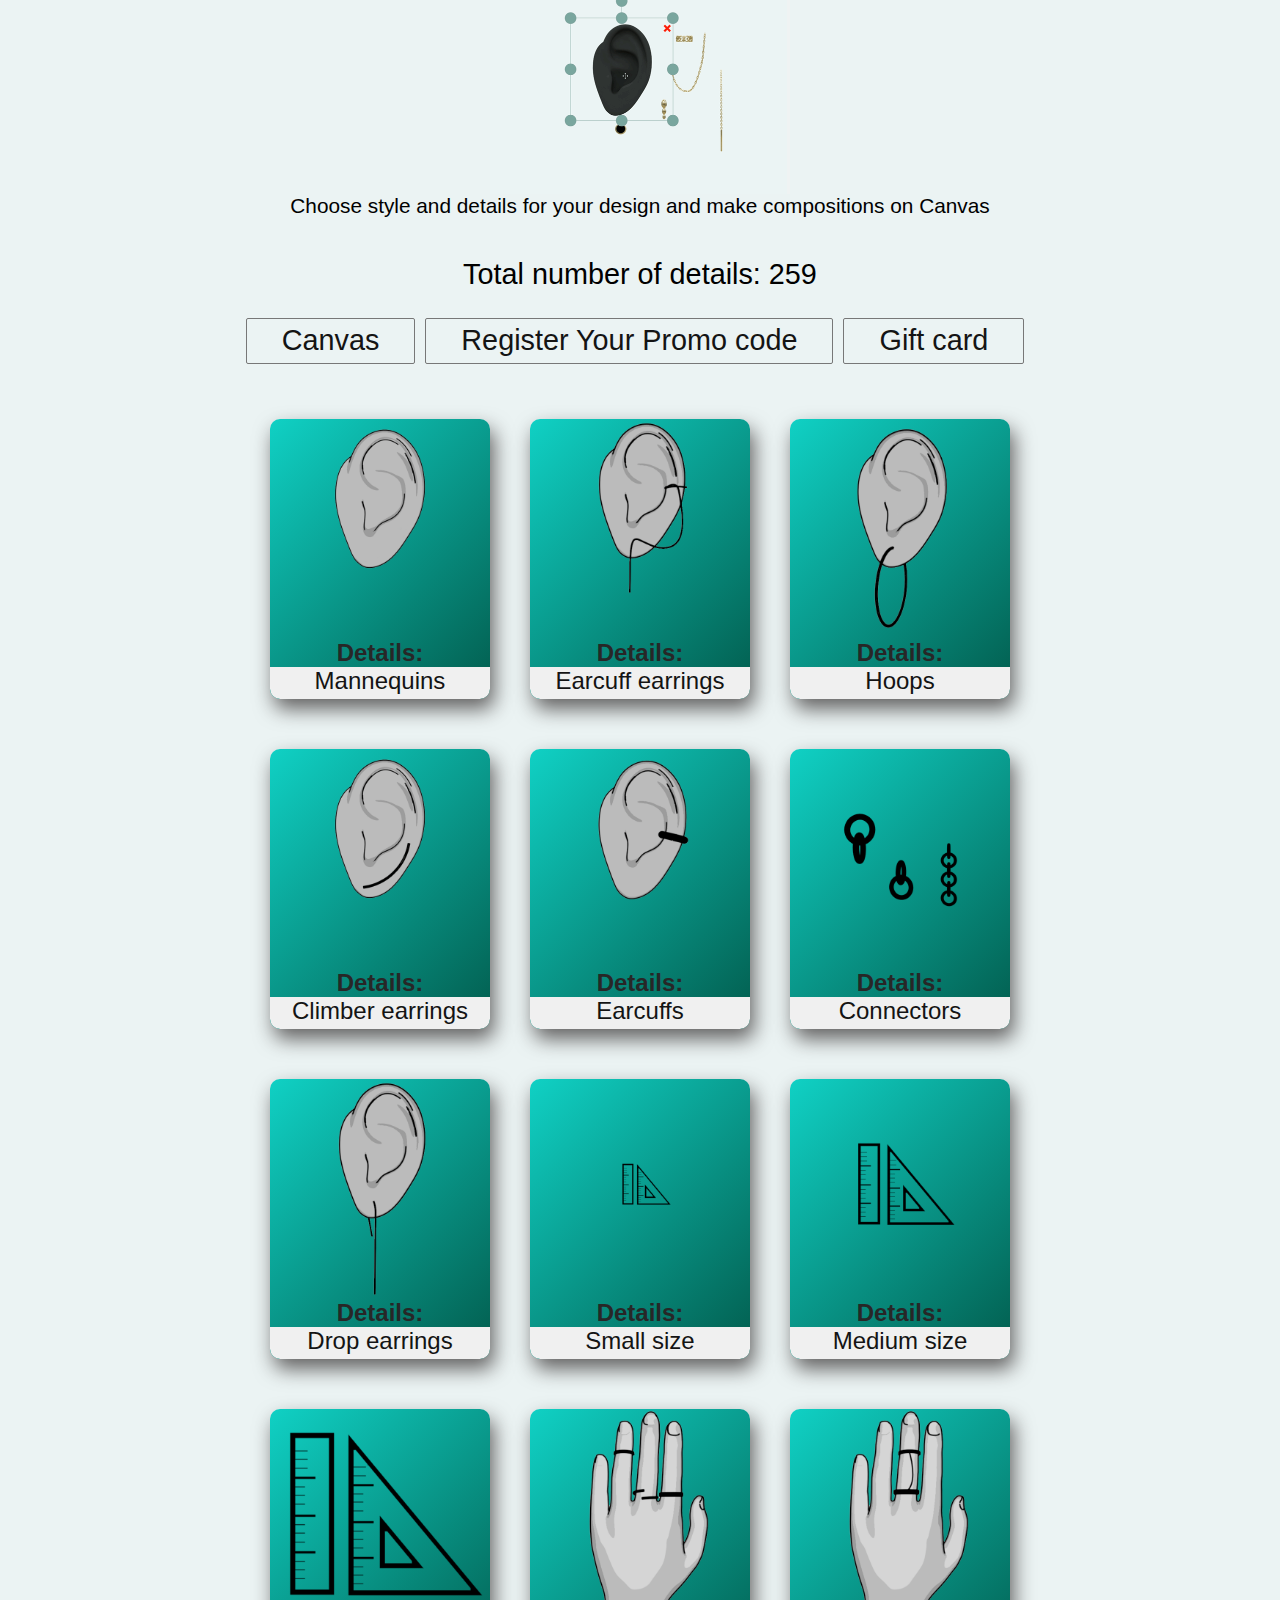
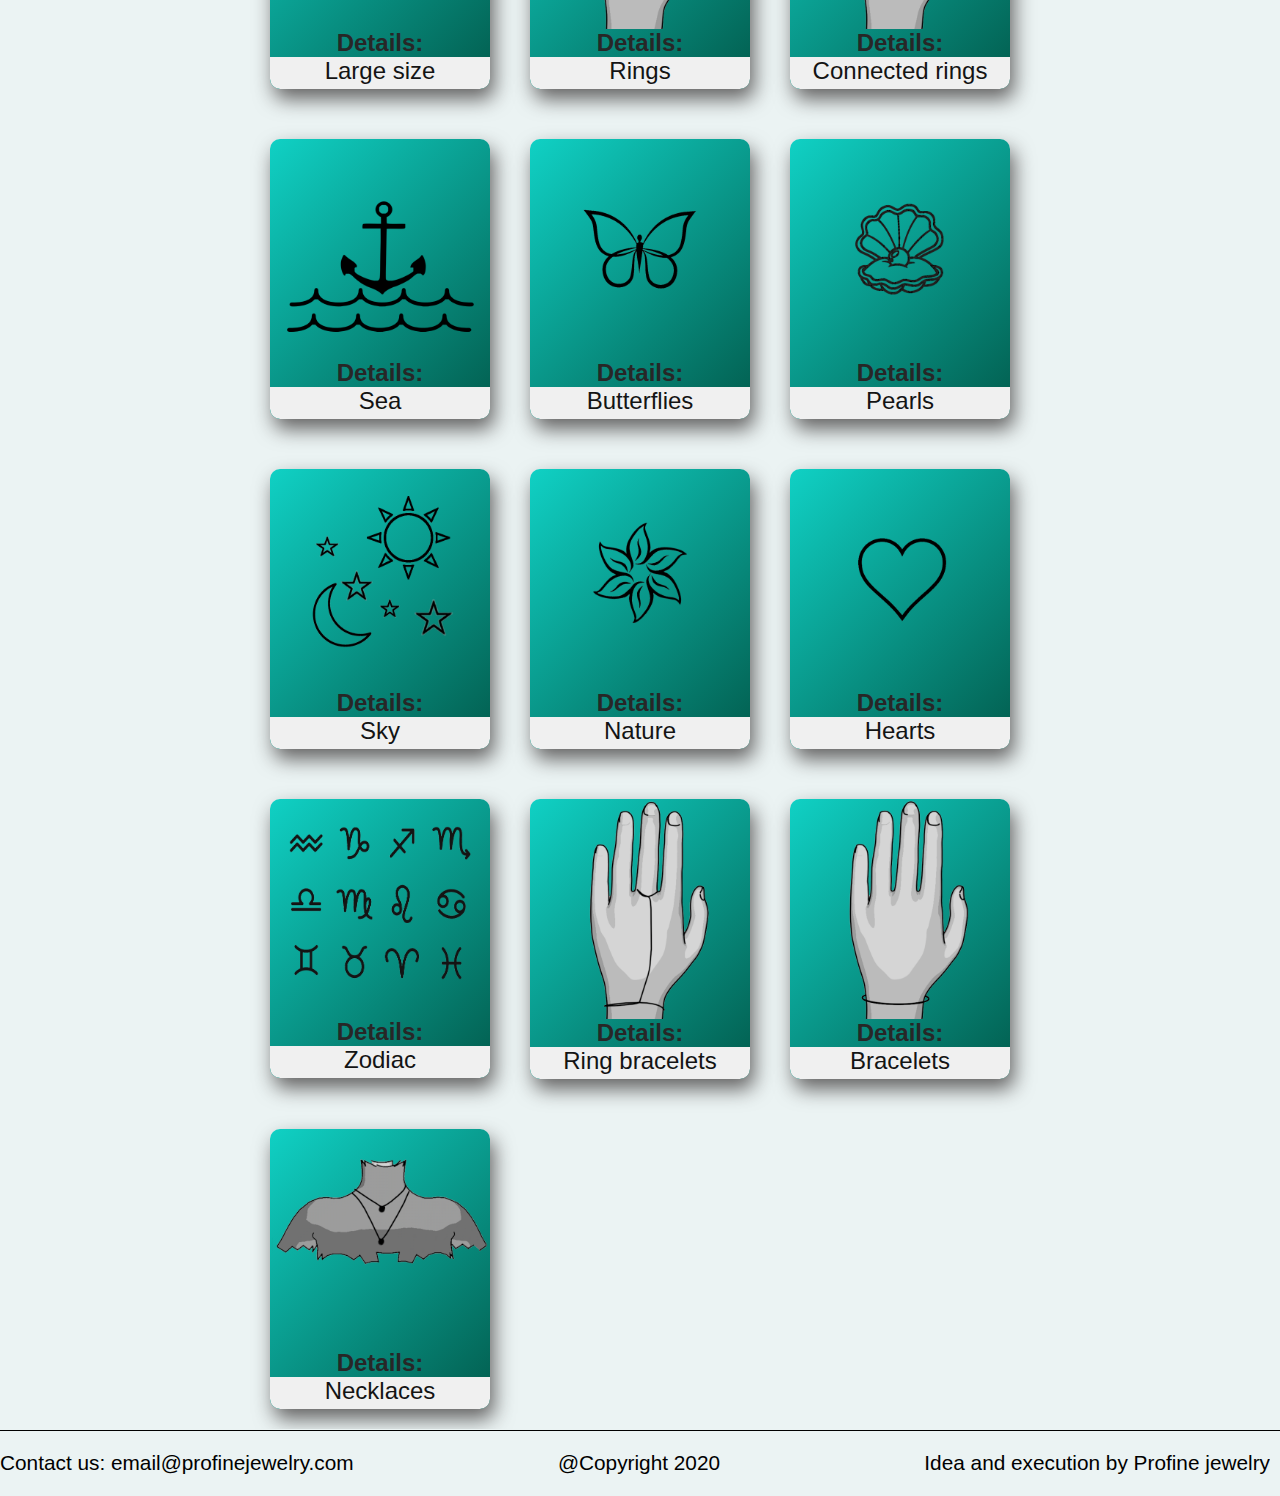
<file: index.html>
<!DOCTYPE html>
<html lang="en">

<head>
  <meta charset="UTF-8">
  <meta name="viewport" content="width=device-width, initial-scale=1.0">

  <title>Profine</title>
  <link rel="shortcut icon" type="image/png" href="image/logo1.png">

  <link rel="stylesheet" href="searchpage.css">


</head>


<body>







  <div class="doodle">
    <img class="doodlegif" src="image/tutor.gif" alt="">
  </div>

  <div class="searchwrapper">
    <div class="searchbar" id="searchbar">
    </div>

    <div id="results"></div>


    <div class="button-wrapper">


      <button id="stylebutton" class="stylebutton">Home</button>

      <a href="newindex.html" class="calltodesign" id="calltodesignlink">Canvas</a>
      <a href="promocode.html" class="promo" id="">Register Your Promo code</a>
      <a href="giftcard.html" class="promo" id="">Gift card</a>

    </div>

  </div>


  <div id="general1">



  </div>









  <div class="contactdetails">
    <p> Contact us: email@profinejewelry.com </p>
    <p> @Copyright 2020</p>
    <p> Idea and execution by Profine jewelry </p>



  </div>





  <script src="jquery.js"></script>



  <script src="newjson.js"></script>




</body>

</html>
</file>
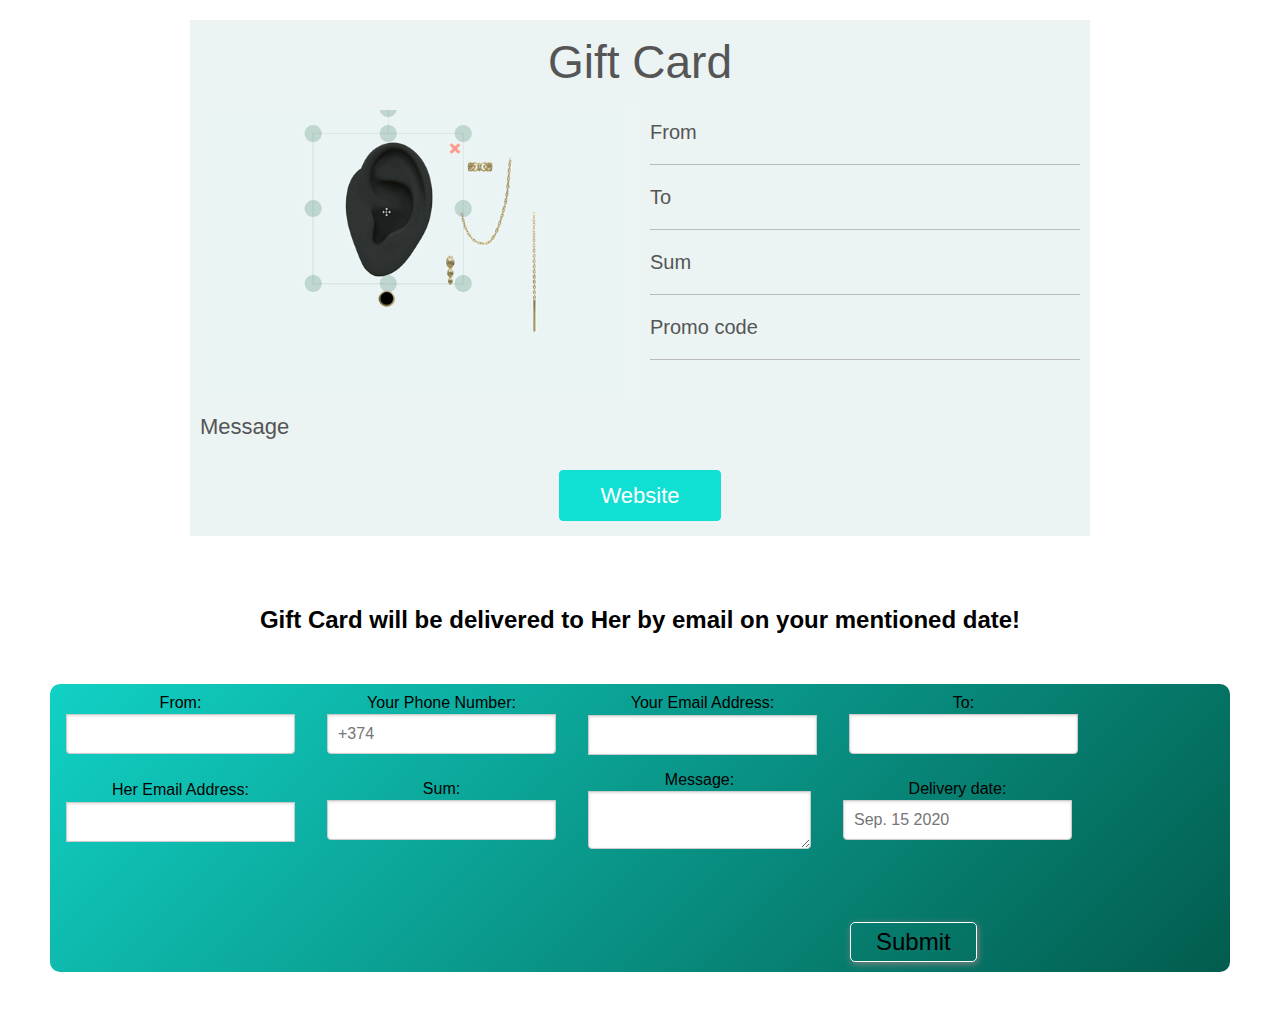
<file: giftcard.html>
<html xmlns="http://www.w3.org/1999/xhtml" xmlns:o="urn:schemas-microsoft-com:office:office"
    xmlns:v="urn:schemas-microsoft-com:vml">

<head>
    <!--[if gte mso 9]><xml><o:OfficeDocumentSettings><o:AllowPNG/><o:PixelsPerInch>96</o:PixelsPerInch></o:OfficeDocumentSettings></xml><![endif]-->
    <meta content="text/html; charset=utf-8" http-equiv="Content-Type">
    <meta content="width=device-width" name="viewport">
    <!--[if !mso]><!-->
    <meta content="IE=edge" http-equiv="X-UA-Compatible">
    <link rel="shortcut icon" type="image/png" href="image/logo1.png">
    <!--<![endif]-->
    <title>Gift Card</title>
    <!--[if !mso]><!-->
    <!--<![endif]-->
    <style type="text/css">
        body {
            margin: 0;
            padding: 0;
        }

        table,
        td,
        tr {
            vertical-align: top;
            border-collapse: collapse;
        }

        * {
            line-height: inherit;
        }

        a[x-apple-data-detectors=true] {
            color: inherit !important;
            text-decoration: none !important;
        }
    </style>
    <style id="media-query" type="text/css">
        @media (max-width: 920px) {

            .block-grid,
            .col {
                min-width: 320px !important;
                max-width: 100% !important;
                display: block !important;
            }

            .block-grid {
                width: 100% !important;
            }

            .col {
                width: 100% !important;
            }

            .col>div {
                margin: 0 auto;
            }

            img.fullwidth,
            img.fullwidthOnMobile {
                max-width: 100% !important;
            }

            .no-stack .col {
                min-width: 0 !important;
                display: table-cell !important;
            }

            .no-stack.two-up .col {
                width: 50% !important;
            }

            .no-stack .col.num4 {
                width: 33% !important;
            }

            .no-stack .col.num8 {
                width: 66% !important;
            }

            .no-stack .col.num4 {
                width: 33% !important;
            }

            .no-stack .col.num3 {
                width: 25% !important;
            }

            .no-stack .col.num6 {
                width: 50% !important;
            }

            .no-stack .col.num9 {
                width: 75% !important;
            }

            .video-block {
                max-width: none !important;
            }

            .mobile_hide {
                min-height: 0px;
                max-height: 0px;
                max-width: 0px;
                display: none;
                overflow: hidden;
                font-size: 0px;
            }

            .desktop_hide {
                display: block !important;
                max-height: none !important;
            }
        }
    </style>
</head>

<body class="clean-body"
    style="margin: 20px 0px 0px 0px ; padding: 0; -webkit-text-size-adjust: 100%; background-color: transparent;">
    <!--[if IE]><div class="ie-browser"><![endif]-->
    <table bgcolor="transparent" cellpadding="0" cellspacing="0" class="nl-container" role="presentation"
        style="table-layout: fixed; vertical-align: top; min-width: 320px; Margin: 0 auto; border-spacing: 0; border-collapse: collapse; mso-table-lspace: 0pt; mso-table-rspace: 0pt; background-color: transparent; width: 100%;"
        valign="top" width="100%">
        <tbody>
            <tr style="vertical-align: top;" valign="top">
                <td style="word-break: break-word; vertical-align: top;" valign="top">
                    <!--[if (mso)|(IE)]><table width="100%" cellpadding="0" cellspacing="0" border="0"><tr><td align="center" style="background-color:transparent"><![endif]-->
                    <div style="background-color:transparent;">
                        <div class="block-grid"
                            style="Margin: 0 auto; min-width: 320px; max-width: 900px; overflow-wrap: break-word; word-wrap: break-word; word-break: break-word; background-color: #ebf3f3;">
                            <div style="border-collapse: collapse;display: table;width: 100%;background-color:#ebf3f3;">
                                <!--[if (mso)|(IE)]><table width="100%" cellpadding="0" cellspacing="0" border="0" style="background-color:transparent;"><tr><td align="center"><table cellpadding="0" cellspacing="0" border="0" style="width:900px"><tr class="layout-full-width" style="background-color:#ebf3f3"><![endif]-->
                                <!--[if (mso)|(IE)]><td align="center" width="900" style="background-color:#ebf3f3;width:900px; border-top: 0px solid transparent; border-left: 0px solid transparent; border-bottom: 0px solid transparent; border-right: 0px solid transparent;" valign="top"><table width="100%" cellpadding="0" cellspacing="0" border="0"><tr><td style="padding-right: 0px; padding-left: 0px; padding-top:5px; padding-bottom:5px;"><![endif]-->
                                <div class="col num12"
                                    style="min-width: 320px; max-width: 900px; display: table-cell; vertical-align: top; width: 900px;">
                                    <div style="width:100% !important;">
                                        <!--[if (!mso)&(!IE)]><!-->
                                        <div
                                            style="border-top:0px solid transparent; border-left:0px solid transparent; border-bottom:0px solid transparent; border-right:0px solid transparent; padding-top:5px; padding-bottom:5px; padding-right: 0px; padding-left: 0px;">
                                            <!--<![endif]-->
                                            <!--[if mso]><table width="100%" cellpadding="0" cellspacing="0" border="0"><tr><td style="padding-right: 10px; padding-left: 10px; padding-top: 10px; padding-bottom: 10px; font-family: Arial, sans-serif"><![endif]-->
                                            <div
                                                style="color:#555555;font-family:Arial, Helvetica Neue, Helvetica, sans-serif;line-height:1.2;padding-top:10px;padding-right:10px;padding-bottom:10px;padding-left:10px;">
                                                <div
                                                    style="line-height: 1.2; font-size: 12px; color: #555555; font-family: Arial, Helvetica Neue, Helvetica, sans-serif; mso-line-height-alt: 14px;">
                                                    <p
                                                        style="font-size: 46px; line-height: 1.2; word-break: break-word; text-align: center; mso-line-height-alt: 55px; margin: 0;">
                                                        <span style="font-size: 46px;">Gift Card</span></p>
                                                </div>
                                            </div>
                                            <!--[if mso]></td></tr></table><![endif]-->
                                            <!--[if (!mso)&(!IE)]><!-->
                                        </div>
                                        <!--<![endif]-->
                                    </div>
                                </div>
                                <!--[if (mso)|(IE)]></td></tr></table><![endif]-->
                                <!--[if (mso)|(IE)]></td></tr></table></td></tr></table><![endif]-->
                            </div>
                        </div>
                    </div>
                    <div style="background-color:transparent;">
                        <div class="block-grid two-up"
                            style="Margin: 0 auto; min-width: 320px; max-width: 900px; overflow-wrap: break-word; word-wrap: break-word; word-break: break-word; background-color: #ebf3f3;">
                            <div style="border-collapse: collapse;display: table;width: 100%;background-color:#ebf3f3;">
                                <!--[if (mso)|(IE)]><table width="100%" cellpadding="0" cellspacing="0" border="0" style="background-color:transparent;"><tr><td align="center"><table cellpadding="0" cellspacing="0" border="0" style="width:900px"><tr class="layout-full-width" style="background-color:#ebf3f3"><![endif]-->
                                <!--[if (mso)|(IE)]><td align="center" width="450" style="background-color:#ebf3f3;width:450px; border-top: 0px solid #26FCB2; border-left: 0px solid #26FCB2; border-bottom: 0px solid #26FCB2; border-right: 0px solid #26FCB2;" valign="top"><table width="100%" cellpadding="0" cellspacing="0" border="0"><tr><td style="padding-right: 5px; padding-left: 5px; padding-top:5px; padding-bottom:5px;"><![endif]-->
                                <div class="col num6"
                                    style="min-width: 320px; max-width: 450px; display: table-cell; vertical-align: top; width: 450px;">
                                    <div style="width:100% !important;">
                                        <!--[if (!mso)&(!IE)]><!-->
                                        <div
                                            style="border-top:0px solid #26FCB2; border-left:0px solid #26FCB2; border-bottom:0px solid #26FCB2; border-right:0px solid #26FCB2; padding-top:5px; padding-bottom:5px; padding-right: 5px; padding-left: 5px;">
                                            <!--<![endif]-->
                                            <div align="center" class="img-container center fixedwidth"
                                                style="padding-right: 0px;padding-left: 0px;">
                                                <!--[if mso]><table width="100%" cellpadding="0" cellspacing="0" border="0"><tr style="line-height:0px"><td style="padding-right: 0px;padding-left: 0px;" align="center"><![endif]--><img
                                                    align="center" alt="Alternate text" border="0"
                                                    class="center fixedwidth" src="image/tutor.gif"
                                                    style="text-decoration: none; -ms-interpolation-mode: bicubic; height: auto; border: 0; width: 100%; max-width: 440px; display: block;"
                                                    title="Alternate text" width="440">
                                                <!--[if mso]></td></tr></table><![endif]-->
                                            </div>
                                            <!--[if (!mso)&(!IE)]><!-->
                                        </div>
                                        <!--<![endif]-->
                                    </div>
                                </div>
                                <!--[if (mso)|(IE)]></td></tr></table><![endif]-->
                                <!--[if (mso)|(IE)]></td><td align="center" width="450" style="background-color:#ebf3f3;width:450px; border-top: 0px solid transparent; border-left: 0px solid transparent; border-bottom: 0px solid transparent; border-right: 0px solid transparent;" valign="top"><table width="100%" cellpadding="0" cellspacing="0" border="0"><tr><td style="padding-right: 0px; padding-left: 0px; padding-top:5px; padding-bottom:5px;"><![endif]-->
                                <div class="col num6"
                                    style="min-width: 320px; max-width: 450px; display: table-cell; vertical-align: top; width: 450px;">
                                    <div style="width:100% !important;">
                                        <!--[if (!mso)&(!IE)]><!-->
                                        <div
                                            style="border-top:0px solid transparent; border-left:0px solid transparent; border-bottom:0px solid transparent; border-right:0px solid transparent; padding-top:5px; padding-bottom:5px; padding-right: 0px; padding-left: 0px;">
                                            <!--<![endif]-->
                                            <!--[if mso]><table width="100%" cellpadding="0" cellspacing="0" border="0"><tr><td style="padding-right: 10px; padding-left: 10px; padding-top: 10px; padding-bottom: 10px; font-family: Arial, sans-serif"><![endif]-->
                                            <div
                                                style="color:#555555;font-family:Arial, Helvetica Neue, Helvetica, sans-serif;line-height:1.2;padding-top:10px;padding-right:10px;padding-bottom:10px;padding-left:10px;">
                                                <div
                                                    style="line-height: 1.2; font-size: 12px; color: #555555; font-family: Arial, Helvetica Neue, Helvetica, sans-serif; mso-line-height-alt: 14px;">
                                                    <p id="from"
                                                        style="font-size: 20px; line-height: 1.2; word-break: break-word; mso-line-height-alt: 24px; margin: 0;">
                                                        <span style="font-size: 20px;">From&nbsp;</span> &nbsp; &nbsp;
                                                    </p>
                                                </div>
                                            </div>
                                            <!--[if mso]></td></tr></table><![endif]-->
                                            <table border="0" cellpadding="0" cellspacing="0" class="divider"
                                                role="presentation"
                                                style="table-layout: fixed; vertical-align: top; border-spacing: 0; border-collapse: collapse; mso-table-lspace: 0pt; mso-table-rspace: 0pt; min-width: 100%; -ms-text-size-adjust: 100%; -webkit-text-size-adjust: 100%;"
                                                valign="top" width="100%">
                                                <tbody>
                                                    <tr style="vertical-align: top;" valign="top">
                                                        <td class="divider_inner"
                                                            style="word-break: break-word; vertical-align: top; min-width: 100%; -ms-text-size-adjust: 100%; -webkit-text-size-adjust: 100%; padding-top: 10px; padding-right: 10px; padding-bottom: 10px; padding-left: 10px;"
                                                            valign="top">
                                                            <table align="center" border="0" cellpadding="0"
                                                                cellspacing="0" class="divider_content"
                                                                role="presentation"
                                                                style="table-layout: fixed; vertical-align: top; border-spacing: 0; border-collapse: collapse; mso-table-lspace: 0pt; mso-table-rspace: 0pt; border-top: 1px solid #BBBBBB; width: 100%;"
                                                                valign="top" width="100%">
                                                                <tbody>
                                                                    <tr style="vertical-align: top;" valign="top">
                                                                        <td style="word-break: break-word; vertical-align: top; -ms-text-size-adjust: 100%; -webkit-text-size-adjust: 100%;"
                                                                            valign="top"><span></span></td>
                                                                    </tr>
                                                                </tbody>
                                                            </table>
                                                        </td>
                                                    </tr>
                                                </tbody>
                                            </table>
                                            <!--[if mso]><table width="100%" cellpadding="0" cellspacing="0" border="0"><tr><td style="padding-right: 10px; padding-left: 10px; padding-top: 10px; padding-bottom: 10px; font-family: Arial, sans-serif"><![endif]-->
                                            <div
                                                style="color:#555555;font-family:Arial, Helvetica Neue, Helvetica, sans-serif;line-height:1.2;padding-top:10px;padding-right:10px;padding-bottom:10px;padding-left:10px;">
                                                <div
                                                    style="line-height: 1.2; font-size: 12px; color: #555555; font-family: Arial, Helvetica Neue, Helvetica, sans-serif; mso-line-height-alt: 14px;">
                                                    <p id="to"
                                                        style="font-size: 20px; line-height: 1.2; word-break: break-word; mso-line-height-alt: 24px; margin: 0;">
                                                        <span style="font-size: 20px;">To</span></p>
                                                </div>
                                            </div>
                                            <!--[if mso]></td></tr></table><![endif]-->
                                            <table border="0" cellpadding="0" cellspacing="0" class="divider"
                                                role="presentation"
                                                style="table-layout: fixed; vertical-align: top; border-spacing: 0; border-collapse: collapse; mso-table-lspace: 0pt; mso-table-rspace: 0pt; min-width: 100%; -ms-text-size-adjust: 100%; -webkit-text-size-adjust: 100%;"
                                                valign="top" width="100%">
                                                <tbody>
                                                    <tr style="vertical-align: top;" valign="top">
                                                        <td class="divider_inner"
                                                            style="word-break: break-word; vertical-align: top; min-width: 100%; -ms-text-size-adjust: 100%; -webkit-text-size-adjust: 100%; padding-top: 10px; padding-right: 10px; padding-bottom: 10px; padding-left: 10px;"
                                                            valign="top">
                                                            <table align="center" border="0" cellpadding="0"
                                                                cellspacing="0" class="divider_content"
                                                                role="presentation"
                                                                style="table-layout: fixed; vertical-align: top; border-spacing: 0; border-collapse: collapse; mso-table-lspace: 0pt; mso-table-rspace: 0pt; border-top: 1px solid #BBBBBB; width: 100%;"
                                                                valign="top" width="100%">
                                                                <tbody>
                                                                    <tr style="vertical-align: top;" valign="top">
                                                                        <td style="word-break: break-word; vertical-align: top; -ms-text-size-adjust: 100%; -webkit-text-size-adjust: 100%;"
                                                                            valign="top"><span></span></td>
                                                                    </tr>
                                                                </tbody>
                                                            </table>
                                                        </td>
                                                    </tr>
                                                </tbody>
                                            </table>
                                            <!--[if mso]><table width="100%" cellpadding="0" cellspacing="0" border="0"><tr><td style="padding-right: 10px; padding-left: 10px; padding-top: 10px; padding-bottom: 10px; font-family: Arial, sans-serif"><![endif]-->
                                            <div
                                                style="color:#555555;font-family:Arial, Helvetica Neue, Helvetica, sans-serif;line-height:1.2;padding-top:10px;padding-right:10px;padding-bottom:10px;padding-left:10px;">
                                                <div
                                                    style="line-height: 1.2; font-size: 12px; color: #555555; font-family: Arial, Helvetica Neue, Helvetica, sans-serif; mso-line-height-alt: 14px;">
                                                    <p id="giftsum"
                                                        style="font-size: 20px; line-height: 1.2; word-break: break-word; mso-line-height-alt: 24px; margin: 0;">
                                                        <span style="font-size: 20px;">Sum</span></p>
                                                </div>
                                            </div>
                                            <!--[if mso]></td></tr></table><![endif]-->
                                            <table border="0" cellpadding="0" cellspacing="0" class="divider"
                                                role="presentation"
                                                style="table-layout: fixed; vertical-align: top; border-spacing: 0; border-collapse: collapse; mso-table-lspace: 0pt; mso-table-rspace: 0pt; min-width: 100%; -ms-text-size-adjust: 100%; -webkit-text-size-adjust: 100%;"
                                                valign="top" width="100%">
                                                <tbody>
                                                    <tr style="vertical-align: top;" valign="top">
                                                        <td class="divider_inner"
                                                            style="word-break: break-word; vertical-align: top; min-width: 100%; -ms-text-size-adjust: 100%; -webkit-text-size-adjust: 100%; padding-top: 10px; padding-right: 10px; padding-bottom: 10px; padding-left: 10px;"
                                                            valign="top">
                                                            <table align="center" border="0" cellpadding="0"
                                                                cellspacing="0" class="divider_content"
                                                                role="presentation"
                                                                style="table-layout: fixed; vertical-align: top; border-spacing: 0; border-collapse: collapse; mso-table-lspace: 0pt; mso-table-rspace: 0pt; border-top: 1px solid #BBBBBB; width: 100%;"
                                                                valign="top" width="100%">
                                                                <tbody>
                                                                    <tr style="vertical-align: top;" valign="top">
                                                                        <td style="word-break: break-word; vertical-align: top; -ms-text-size-adjust: 100%; -webkit-text-size-adjust: 100%;"
                                                                            valign="top"><span></span></td>
                                                                    </tr>
                                                                </tbody>
                                                            </table>
                                                        </td>
                                                    </tr>
                                                </tbody>
                                            </table>
                                            <!--[if mso]><table width="100%" cellpadding="0" cellspacing="0" border="0"><tr><td style="padding-right: 10px; padding-left: 10px; padding-top: 10px; padding-bottom: 10px; font-family: Arial, sans-serif"><![endif]-->
                                            <div
                                                style="color:#555555;font-family:Arial, Helvetica Neue, Helvetica, sans-serif;line-height:1.2;padding-top:10px;padding-right:10px;padding-bottom:10px;padding-left:10px;">
                                                <div
                                                    style="line-height: 1.2; font-size: 12px; color: #555555; font-family: Arial, Helvetica Neue, Helvetica, sans-serif; mso-line-height-alt: 14px;">
                                                    <p id="giftcode"
                                                        style="font-size: 20px; line-height: 1.2; word-break: break-word; mso-line-height-alt: 24px; margin: 0;">
                                                        <span style="font-size: 20px;">Promo code</span></p>
                                                </div>
                                            </div>
                                            <!--[if mso]></td></tr></table><![endif]-->
                                            <table border="0" cellpadding="0" cellspacing="0" class="divider"
                                                role="presentation"
                                                style="table-layout: fixed; vertical-align: top; border-spacing: 0; border-collapse: collapse; mso-table-lspace: 0pt; mso-table-rspace: 0pt; min-width: 100%; -ms-text-size-adjust: 100%; -webkit-text-size-adjust: 100%;"
                                                valign="top" width="100%">
                                                <tbody>
                                                    <tr style="vertical-align: top;" valign="top">
                                                        <td class="divider_inner"
                                                            style="word-break: break-word; vertical-align: top; min-width: 100%; -ms-text-size-adjust: 100%; -webkit-text-size-adjust: 100%; padding-top: 10px; padding-right: 10px; padding-bottom: 10px; padding-left: 10px;"
                                                            valign="top">
                                                            <table align="center" border="0" cellpadding="0"
                                                                cellspacing="0" class="divider_content"
                                                                role="presentation"
                                                                style="table-layout: fixed; vertical-align: top; border-spacing: 0; border-collapse: collapse; mso-table-lspace: 0pt; mso-table-rspace: 0pt; border-top: 1px solid #BBBBBB; width: 100%;"
                                                                valign="top" width="100%">
                                                                <tbody>
                                                                    <tr style="vertical-align: top;" valign="top">
                                                                        <td style="word-break: break-word; vertical-align: top; -ms-text-size-adjust: 100%; -webkit-text-size-adjust: 100%;"
                                                                            valign="top"><span></span></td>
                                                                    </tr>
                                                                </tbody>
                                                            </table>
                                                        </td>
                                                    </tr>
                                                </tbody>
                                            </table>
                                            <!--[if (!mso)&(!IE)]><!-->
                                        </div>
                                        <!--<![endif]-->
                                    </div>
                                </div>
                                <!--[if (mso)|(IE)]></td></tr></table><![endif]-->
                                <!--[if (mso)|(IE)]></td></tr></table></td></tr></table><![endif]-->
                            </div>
                        </div>
                    </div>
                    <div style="background-color:transparent;">
                        <div class="block-grid"
                            style="Margin: 0 auto; min-width: 320px; max-width: 900px; overflow-wrap: break-word; word-wrap: break-word; word-break: break-word; background-color: #ebf3f3;">
                            <div style="border-collapse: collapse;display: table;width: 100%;background-color:#ebf3f3;">
                                <!--[if (mso)|(IE)]><table width="100%" cellpadding="0" cellspacing="0" border="0" style="background-color:transparent;"><tr><td align="center"><table cellpadding="0" cellspacing="0" border="0" style="width:900px"><tr class="layout-full-width" style="background-color:#ebf3f3"><![endif]-->
                                <!--[if (mso)|(IE)]><td align="center" width="900" style="background-color:#ebf3f3;width:900px; border-top: 0px solid transparent; border-left: 0px solid transparent; border-bottom: 0px solid transparent; border-right: 0px solid transparent;" valign="top"><table width="100%" cellpadding="0" cellspacing="0" border="0"><tr><td style="padding-right: 0px; padding-left: 0px; padding-top:5px; padding-bottom:5px;"><![endif]-->
                                <div class="col num12"
                                    style="min-width: 320px; max-width: 900px; display: table-cell; vertical-align: top; width: 900px;">
                                    <div style="width:100% !important;">
                                        <!--[if (!mso)&(!IE)]><!-->
                                        <div
                                            style="border-top:0px solid transparent; border-left:0px solid transparent; border-bottom:0px solid transparent; border-right:0px solid transparent; padding-top:5px; padding-bottom:5px; padding-right: 0px; padding-left: 0px;">
                                            <!--<![endif]-->
                                            <!--[if mso]><table width="100%" cellpadding="0" cellspacing="0" border="0"><tr><td style="padding-right: 10px; padding-left: 10px; padding-top: 10px; padding-bottom: 10px; font-family: Arial, sans-serif"><![endif]-->
                                            <div
                                                style="color:#555555;font-family:Arial, Helvetica Neue, Helvetica, sans-serif;line-height:1.2;padding-top:10px;padding-right:10px;padding-bottom:10px;padding-left:10px;">
                                                <div
                                                    style="line-height: 1.2; font-size: 12px; color: #555555; font-family: Arial, Helvetica Neue, Helvetica, sans-serif; mso-line-height-alt: 14px;">
                                                    <p id="yourmessage"
                                                        style="font-size: 22px; line-height: 1.2; word-break: break-word; mso-line-height-alt: 26px; margin: 0;">
                                                        <span style="font-size: 22px;">Message</span></p>
                                                </div>
                                            </div>
                                            <!--[if mso]></td></tr></table><![endif]-->
                                            <!--[if (!mso)&(!IE)]><!-->
                                        </div>
                                        <!--<![endif]-->
                                    </div>
                                </div>
                                <!--[if (mso)|(IE)]></td></tr></table><![endif]-->
                                <!--[if (mso)|(IE)]></td></tr></table></td></tr></table><![endif]-->
                            </div>
                        </div>
                    </div>
                    <div style="background-color:transparent;">
                        <div class="block-grid"
                            style="Margin: 0 auto; min-width: 320px; max-width: 900px; overflow-wrap: break-word; word-wrap: break-word; word-break: break-word; background-color: #ebf3f3;">
                            <div style="border-collapse: collapse;display: table;width: 100%;background-color:#ebf3f3;">
                                <!--[if (mso)|(IE)]><table width="100%" cellpadding="0" cellspacing="0" border="0" style="background-color:transparent;"><tr><td align="center"><table cellpadding="0" cellspacing="0" border="0" style="width:900px"><tr class="layout-full-width" style="background-color:#ebf3f3"><![endif]-->
                                <!--[if (mso)|(IE)]><td align="center" width="900" style="background-color:#ebf3f3;width:900px; border-top: 0px solid transparent; border-left: 0px solid transparent; border-bottom: 0px solid transparent; border-right: 0px solid transparent;" valign="top"><table width="100%" cellpadding="0" cellspacing="0" border="0"><tr><td style="padding-right: 0px; padding-left: 0px; padding-top:5px; padding-bottom:5px;"><![endif]-->
                                <div class="col num12"
                                    style="min-width: 320px; max-width: 900px; display: table-cell; vertical-align: top; width: 900px;">
                                    <div style="width:100% !important;">
                                        <!--[if (!mso)&(!IE)]><!-->
                                        <div
                                            style="border-top:0px solid transparent; border-left:0px solid transparent; border-bottom:0px solid transparent; border-right:0px solid transparent; padding-top:5px; padding-bottom:5px; padding-right: 0px; padding-left: 0px;">
                                            <!--<![endif]-->
                                            <div align="center" class="button-container"
                                                style="padding-top:10px;padding-right:10px;padding-bottom:10px;padding-left:10px;">
                                                <!--[if mso]><table width="100%" cellpadding="0" cellspacing="0" border="0" style="border-spacing: 0; border-collapse: collapse; mso-table-lspace:0pt; mso-table-rspace:0pt;"><tr><td style="padding-top: 10px; padding-right: 10px; padding-bottom: 10px; padding-left: 10px" align="center"><v:roundrect xmlns:v="urn:schemas-microsoft-com:vml" xmlns:w="urn:schemas-microsoft-com:office:word" href="https://profinejewelry.com/" style="height:36.75pt; width:180.75pt; v-text-anchor:middle;" arcsize="9%" stroke="false" fillcolor="#0fe0d3"><w:anchorlock/><v:textbox inset="0,0,0,0"><center style="color:#ffffff; font-family:Arial, sans-serif; font-size:22px"><![endif]--><a
                                                    href="https://profinejewelry.com/"
                                                    style="-webkit-text-size-adjust: none; text-decoration: none; display: inline-block; color: #ffffff; background-color: #0fe0d3; border-radius: 4px; -webkit-border-radius: 4px; -moz-border-radius: 4px; width: auto; width: auto; border-top: 1px solid #0fe0d3; border-right: 1px solid #0fe0d3; border-bottom: 1px solid #0fe0d3; border-left: 1px solid #0fe0d3; padding-top: 5px; padding-bottom: 5px; font-family: Arial, Helvetica Neue, Helvetica, sans-serif; text-align: center; mso-border-alt: none; word-break: keep-all;"
                                                    target="_blank"><span
                                                        style="padding-left:40px;padding-right:40px;font-size:22px;display:inline-block;"><span
                                                            style="font-size: 16px; line-height: 1.8; word-break: break-word; mso-line-height-alt: 29px;"><span
                                                                data-mce-style="font-size: 22px; line-height: 39px;"
                                                                style="font-size: 22px; line-height: 39px;">Website</span></span></span></a>
                                                <!--[if mso]></center></v:textbox></v:roundrect></td></tr></table><![endif]-->
                                            </div>
                                            <!--[if (!mso)&(!IE)]><!-->
                                        </div>
                                        <!--<![endif]-->
                                    </div>
                                </div>
                                <!--[if (mso)|(IE)]></td></tr></table><![endif]-->
                                <!--[if (mso)|(IE)]></td></tr></table></td></tr></table><![endif]-->
                            </div>
                        </div>
                    </div>
                    <!--[if (mso)|(IE)]></td></tr></table><![endif]-->
                </td>
            </tr>
        </tbody>
    </table>
    <!--[if (IE)]></div><![endif]-->

</body>

</html>





<h2 class="heading">Gift Card will be delivered to Her by email on your mentioned date!</h2>

<!-- START HERE -->

<link rel="stylesheet" href="pure.css">
<link rel="stylesheet" href="styleformsubmission.css">



<form id="theFormID" class="gform pure-form pure-form-stacked" method="POST" data-email="profine.digital@gmail.com"
    action="https://script.google.com/macros/s/AKfycbyuOyJ_NfCcX8N9zmJelPk4fYaQnLzEe_yr_eUPcQ/exec">


    <!-- change the form action to your script url -->




    <div class="form-elements">




        <fieldset class="pure-group">
            <label for="sender">From: </label>
            <input id="sender" name="sender" required placeholder="  " />
        </fieldset>

        <fieldset class="pure-group">
            <label for="sender phone">Your Phone Number: </label>
            <input id="sender phone" name="sender phone" required placeholder="+374  " />
        </fieldset>

        <fieldset class="pure-group">
            <label for="sender email">Your Email Address:</label>
            <input id="sender email" name="sender email" type="email" value="" required placeholder=" " />
            <span class="email-invalid" style="display:none">
                Must be a valid email address</span>
        </fieldset>



        <fieldset class="pure-group">
            <label for="recipient">To: </label>
            <input id="recipient" name="recipient" required placeholder="  " />
        </fieldset>



        <fieldset class="pure-group">
            <label for="recipient email">Her Email Address:</label>
            <input id="recipient email" name="recipient email" type="email" value="" required placeholder=" " />
            <span class="email-invalid" style="display:none">
                Must be a valid email address</span>
        </fieldset>





        <fieldset class="pure-group">
            <label for="sum">Sum: </label>
            <input id="sum" name="sum" required placeholder="" />
        </fieldset>

        <fieldset class="pure-group hidden">
            <label for="giftpromocode">Gift promo code: </label>
            <input id="giftpromocode" name="giftpromocode" placeholder="" />
        </fieldset>

        <fieldset class="pure-group">
            <label for="message">Message: </label>
            <textarea id="message" name="message" placeholder=""></textarea>
        </fieldset>





        <fieldset class="pure-group">
            <label for="delivery date">Delivery date: </label>
            <input id="delivery date" name="delivery date" required placeholder="Sep. 15 2020 "></input>
        </fieldset>










        <button id="submitpromo" class="">
            Submit</button>
    </div>

    <!-- Customise the Thankyou Message People See when they submit the form: -->
    <div class="thankyou_message" style="display:none;">
        <h2 class="heading"><em>Thanks</em> for using our service!
            We will get back to you soon with payment method information!</h2>
    </div>

</form>

<!-- Submit the Form to Google Using "AJAX" -->
<script data-cfasync="false" type="text/javascript" src="giftcard-submission-handler.js"></script>


<!-- END -->






</body>

</html>
</file>
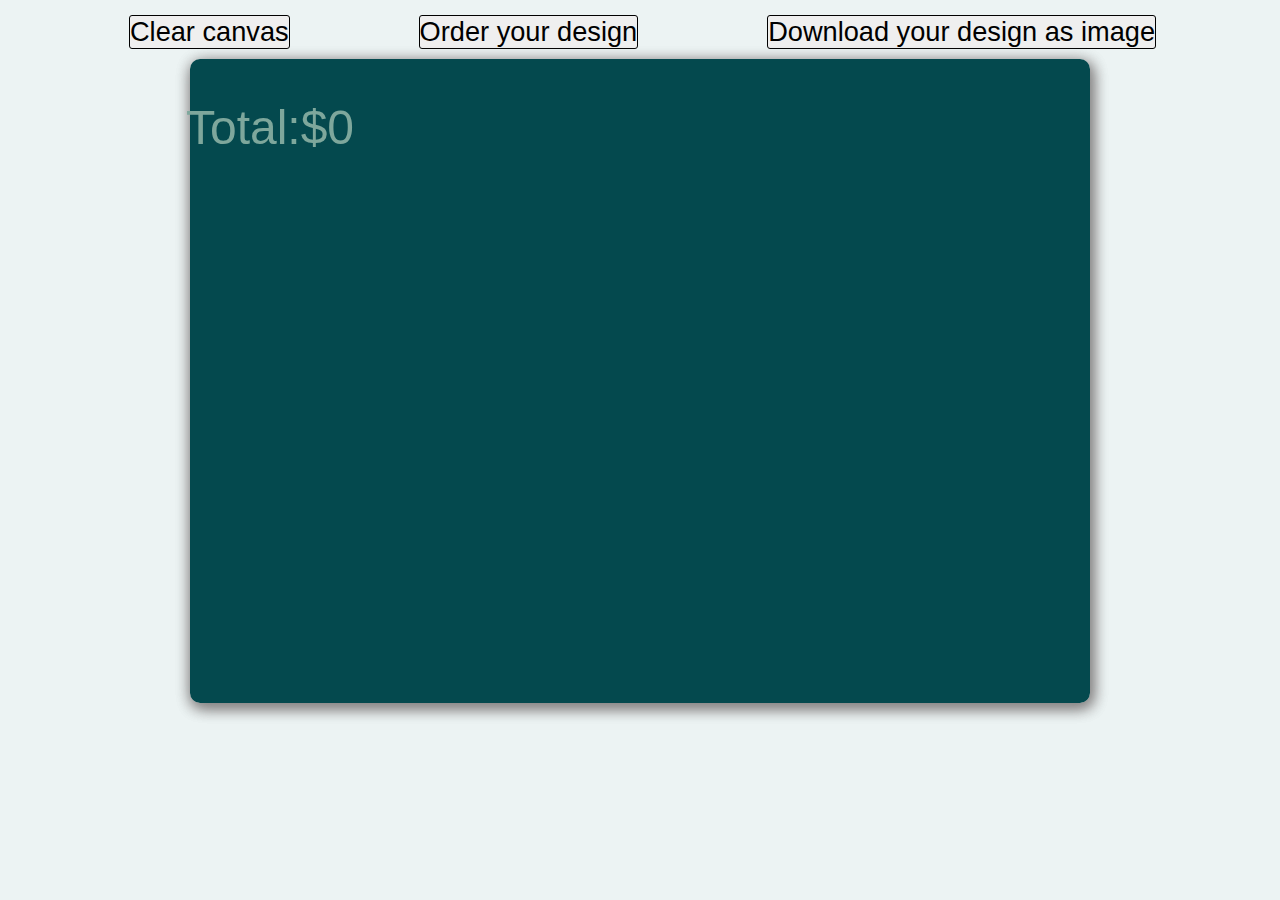
<file: newindex.html>
<!DOCTYPE html>
<html lang="en">

<head>
  <meta charset="UTF-8">
  <meta name="viewport" content="width=device-width, initial-scale=1.0">

  <title>Canvas</title>
  <link rel="shortcut icon" type="image/png" href="image/logo1.png">

  <link rel="stylesheet" href="new.css">
</head>


<body>

  <div class="buttonbar-wrapper">

    <div id="buttonbar">



      <button class="unclicked style hidden" id="detail option10">Clear details</button>
      <button class="unclicked style" id="detail option9">Clear canvas</button>

      <button class="unclicked style" id="detail option2" onclick="saveimage()"><a href="order-form.html">Order your
          design</a>
      </button>
      <button class="unclicked style" id="detail option11" onclick="downloadimage()">Download your design as
        image</button>



    </div>

  </div>



  <div class="desk">
    <canvas id="c10" style=" box-shadow: 2px 4px 15px rgb(134, 132, 132); border-radius: 10px;   "></canvas>
  </div>










  <div class="library1-wrapper">

    <div id="library1" data-button="minimal"> </div>

  </div>








  <div class="total"> </div>
















  <script src="jquery.js"></script>
  <script src="fabric2.js"></script>
  <script src="forCanvasfunctions.js"></script>
  <script src="FileSaver.js"></script>

  <script src="cart.js"></script>






</body>

</html>
</file>
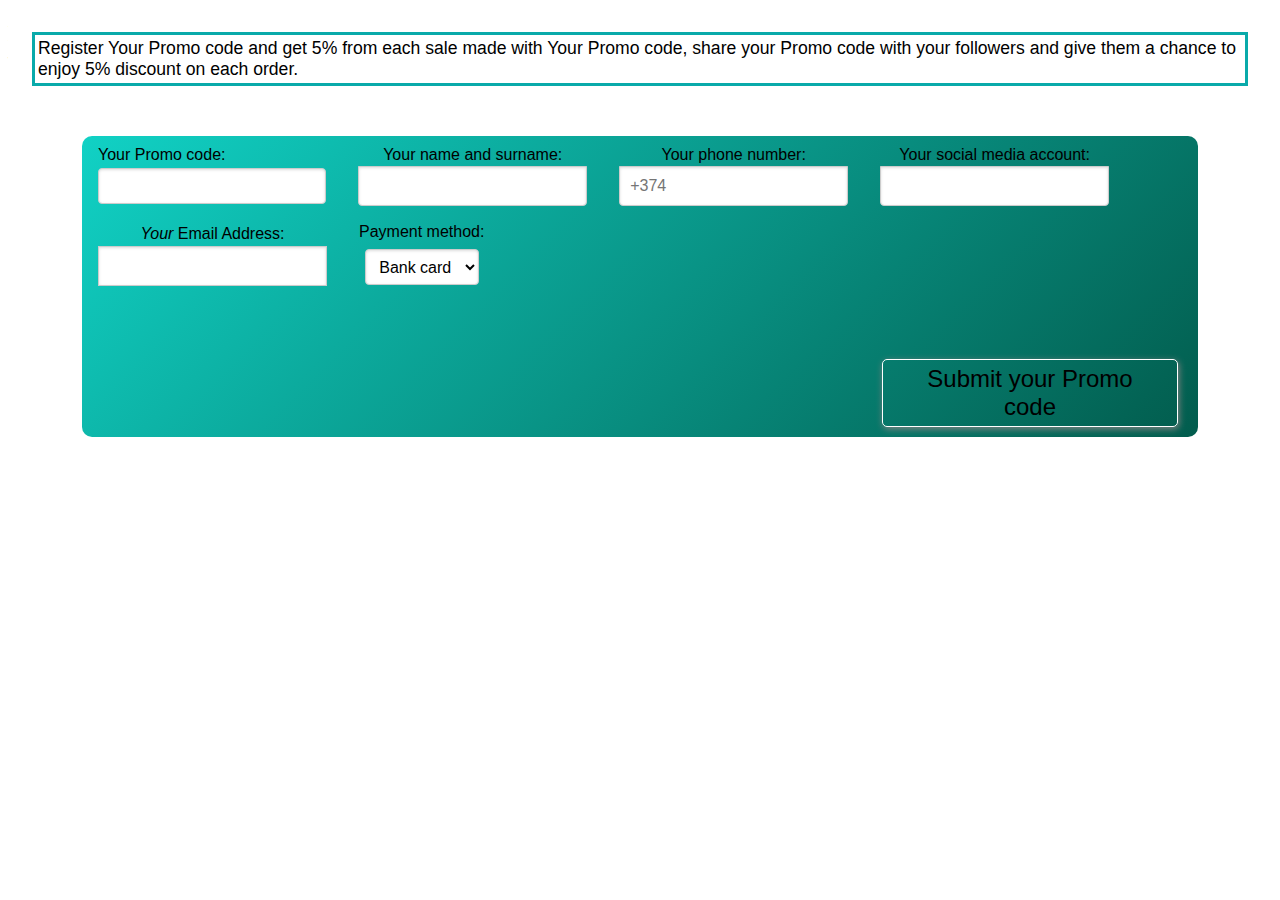
<file: promocode.html>
<!doctype html>
<html lang="en">

<head>
  <meta charset="utf-8">
  <meta name="viewport" content="width=device-width, initial-scale=1.0">
  <meta name="description" content="contact form example">
  <link rel="shortcut icon" type="image/png" href="image/logo1.png">
  <title>Promo code</title>
</head>

<body>

  <h2 id="heading">Register Your Promo code and get 5% from each sale made with Your Promo code,
    share your Promo code with your followers and
    give them a chance to enjoy 5% discount on each order.</h2>

  <!-- START HERE -->
  <link rel="shortcut icon" type="image/png" href="image/logo1.png">
  <link rel="stylesheet" href="pure.css">
  <link rel="stylesheet" href="styleformsubmission.css">



  <form id="theFormID" class="gform pure-form pure-form-stacked" method="POST" data-email="profine.digital@gmail.com"
    action="https://script.google.com/macros/s/AKfycbxPzXdrFgLCjuLw94FFuzXxx7UPTfZKZDBsXfNV3uMEDuB3knNs/exec">


    <!-- change the form action to your script url -->




    <div class="form-elements">

      <fieldset class="promo-check">
        <label for="promo-forcheck">Your Promo code: </label>
        <input id="promo-forcheck" name="promo-forcheck" required placeholder="  " />
      </fieldset>


      <fieldset class="pure-group hidden">
        <label for="promo">Your Promo code: </label>
        <input id="promo" name="promo" placeholder="  " />
      </fieldset>



      <fieldset class="pure-group">
        <label for="name">Your name and surname: </label>
        <input id="name" name="name" placeholder="  " />
      </fieldset>





      <fieldset class="pure-group ">
        <label for="phone">Your phone number: </label>
        <input id="phone" name="phone" placeholder="+374" />
      </fieldset>





      <fieldset class="pure-group">
        <label for="social">Your social media account: </label>
        <input id="social" name="social" placeholder=" "></input>
      </fieldset>



      <fieldset class="pure-group">
        <label for="email"><em>Your</em> Email Address:</label>
        <input id="email" name="email" type="email" value="" required placeholder=" " />
        <span class="email-invalid" style="display:none">
          Must be a valid email address</span>
      </fieldset>

      <fieldset class="pure-group">
        <label for="Payment">Payment method: </label>
        <select id="payment method" name="payment method">
          <option value="Bank card">Bank card </option>
          <option value="Tellcell">Tellcell </option>
          <option value="Idram">Idram </option>
          <option value="Phone">Phone </option>

        </select>
      </fieldset>






      <button id="submitpromo" class="">
        Submit your Promo code</button>
    </div>

    <!-- Customise the Thankyou Message People See when they submit the form: -->
    <div class="thankyou_message" style="display:none;">
      <h2><em>Thanks</em> for using our service!
        Your Promo code will be activated in 24 hours!</h2>
    </div>

  </form>

  <!-- Submit the Form to Google Using "AJAX" -->
  <script data-cfasync="false" type="text/javascript" src="promocode-submission-handler.js"></script>


  <!-- END -->

</body>

</html>
</file>
<file: searchpage.css>
body{
    margin: 0px;
    padding: 0px;
    box-sizing: border-box;
    background-color: #ebf3f3;
    
    width: 100%;
}

*{
    overflow-x: hidden;
}
#results{

    
    font-size: 1rem;
    margin-top: 10px;
    font-family: 'Segoe UI', Tahoma, Geneva, Verdana, sans-serif;
    overflow-y: hidden;
    
    margin-bottom: 10px;

    
}

.loader{
    position: fixed;
    /*z-index: 99;*/
    top: 0;
    left: 0;
    width: 100%;
    height: 100%;
    background-color: white;
    display: flex;
    justify-content: center;
    align-items: center;
    opacity: 1;
    transition: 2s;
    
}

.page-loaded{

    opacity: 0;
    transform: translateX(400px);
    
}

    .contactdetails{
    
        border-top:1px solid black ;
        width: 100%;
        display: flex;
        align-items: center;
        justify-content: space-between;
        font-family: 'Segoe UI', Tahoma, Geneva, Verdana, sans-serif;
        font-size: 0.6rem;
        color: black;
        

        
    }
    .contactdetails p{

        margin-right: 10px;
        text-align: center;
    }



#general1{

    display: grid;
    grid-template-columns: repeat(2, auto);
   
    width:100%;
  justify-content: center;  
  align-items: center;
  grid-column-gap: 11px;
  grid-row-gap: 5px;
 /*position: absolute;*/
 /*height: 600px;*/
    margin-top: 20px;
    margin-bottom: 1px;
}

.hidden{

    display: none;
    transition: 0.5s;
}

.calltodesign, #stylebutton, .promo{

    text-decoration: none;
    color: rgb(20, 20, 20);
    font-size: 1rem;
    text-align: center;
    font-family: Arial, Helvetica, sans-serif ;
    background-color: transparent;
    transition: 0.5s;
    border: 1px solid rgb(119, 119, 119); 
    padding: 5px 35px 6px 35px;
    border-radius: 2px;
    align-items: center;
    justify-content: center;
   
   margin-right: 10px;
    cursor: pointer;

}



.calltodesign:hover{
    box-shadow: 4px 5px 10px rgb(99, 98, 98);
  }
  #stylebutton:hover{
    box-shadow: 4px 5px 10px rgb(99, 98, 98);
  }

  .promo:hover{
    box-shadow: 4px 5px 10px rgb(99, 98, 98);
  }

img{

    width:170px;
   /* transition: 1s;*/
   
}

.doodle{
width: 100%;
    display: flex;
    align-items: center;
    justify-content: center;
   
   margin-bottom: 0px;
   margin-top: 0;
   
}

.doodlegif{
    width: 300px;
}

.cell{

    display: flex;
    flex-direction: column;
    /* border: 1px solid white;*/
    width: 170px;
     
    box-shadow: 1px 5px 10px rgb(99, 98, 98);
    
    margin-top: 20px;
    transition: 0.3s;
    align-items: center;
    border-radius: 3px;
    padding: 0px;
    background-image: -webkit-linear-gradient(32deg, rgba(14,140,140,1) 0%, rgba(1,90,102,1) 100%);;
  
     cursor: pointer;

}

.cellclicked{
    background-image:-webkit-linear-gradient(135deg, rgb(255, 255, 255) 10%, 
    rgba(255, 255, 255, 0.578) 97%); 
    ;

}

.cell:hover{

    
    box-shadow: none;
}


.imgforicon{

    width: 140px;
}

.cellforicon{
            
    display: flex;
    flex-direction: column;
    /* border: 1px solid white;*/
    width: 140px;
    margin-top: 10px;
    margin-right: 10px;
    margin-left: 10px;
    box-shadow: 4px 10px 20px rgb(99, 98, 98);
   margin-bottom: 10px;
    transition: 0.3s;
    align-items: center;
    border-radius: 10px;
    padding: 0px;
    background-image:-webkit-linear-gradient(135deg, rgb(2, 92, 77) 0%, 
    rgba(5, 207, 194, 0.952) 100%, rgba(4, 206, 206, 0.664) 150%); ;

}


 .price{
margin-bottom: 0px;
margin-top: 0px;
    text-align: center;
    color: rgb(39, 39, 39);
    font-family: 'Segoe UI', Tahoma, Geneva, Verdana, sans-serif;
    cursor: pointer;
    width: 100%;
    font-size: 1rem;
   

}

.genarray{
    font-family: 'Segoe UI', Tahoma, Geneva, Verdana, sans-serif;
   
    color: rgb(235, 233, 233);
    width: 100%;
    display: flex;
    align-items: center;
    justify-content: center;
    text-align: center;

    font-size: 0.8rem;
    margin-top: 0;
    margin-bottom: 0;
}
 

.searchbar{
    align-items: center;
    justify-content: center;
    display: flex;
    /*justify-content: space-evenly;*/
    text-align: center;
    
    font-size: 1rem;
   
    font-weight: normal;
    font-family: 'Segoe UI', Tahoma, Geneva, Verdana, sans-serif;
    margin-top: 0px;
    
    overflow-y: hidden;
    
    }

.searchwrapper{
    align-items: center;
    justify-content: center;
    display: flex;
   
    /*justify-content: space-evenly;*/
    width: 100%;
    
   /* position: absolute;*/
    flex-direction: column;

    
    background-color:transparent;
    

}

#styleindicator{
    background-color:#f0f0f0;
    outline: none;
    border-radius: 0px 0px 10px 10px;
   width: 100%;
    color: rgb(20, 20, 20);
    font-size: 1rem;
    
    display: flex;
    align-items: center;
    justify-content: center;
    text-align: center;
    margin-bottom: 0px;
    margin-top: 0px;
    
    font-family: 'Segoe UI', Tahoma, Geneva, Verdana, sans-serif;
    padding: 0 0 4px 0;
    cursor: pointer;

}


    
    

.addtodesignBtn{
    background-color: #ffffff;
    outline: none;
    border-radius: 0 0 3px 3px;
   width:100%;
    color: rgb(43, 43, 43);
    font-size: 0.9rem;
    border: 1px solid white;
    display: flex;
    align-items: center;
    justify-content: center;
    text-align: center;
    
    font-family: 'Segoe UI', Tahoma, Geneva, Verdana, sans-serif;
    padding: 0 0 4px 0;
    cursor: pointer;
    margin-bottom: 0px;
    margin-top: 0px;

}

.addtodesignBtnclicked{
    background-color:rgb(70, 194, 194);
}



    
    .button-wrapper{
        display: flex;
        flex-wrap: wrap;
        width: 100%;
        justify-content:center;
        
        overflow-y: hidden;
        
    }
    
    .button-wrapper >*{
        margin-top: 5px;
        
        
        
    }
   

    


    @media only screen and (min-width: 768px){

        .genarray{
            font-family: 'Segoe UI', Tahoma, Geneva, Verdana, sans-serif;
            margin-top: 0px;
            margin-bottom: 0px;
            color: rgb(235, 233, 233);
            width: 100%;
            display: flex;
            align-items: center;
            justify-content: center;

            font-size: 1.1rem;
        }
        .addtodesignBtn{
            font-size: 1.1rem;
            margin-top: 0px;
            margin-bottom: 0px;
        }

        #styleindicator{
            font-size: 1.5rem;

        }
        .price{
           font-size: 1.5rem;
           font-weight: bold;
        }
        #results{

            
            font-size: 1.8rem;
            
            margin-top: 40px;

        }
.searchbar{
    font-size: 1.3rem;
}

        #general1{

            display: grid;
            grid-template-columns: repeat(3, auto);
           
            width:100%;
          justify-content: center;  
          align-items: center;
          grid-column-gap: 40px;
          grid-row-gap: 10px;
        /* position: absolute;*/
         /*height: 600px;*/
           
          overflow-y: auto;
        }

        img{

            width:220px;
           /* transition: 1s;*/
           
        }

        .imgforicon{

            width: 220px;
        }
        
        .calltodesign, #stylebutton, .promo {

   font-size: 1.8rem;
   align-items: center;
   justify-content: center;
   
  


        }
        
        
        .cell{
        
            display: flex;
            flex-direction: column;
            /* border: 1px solid white;*/
            width: 220px;
             
            box-shadow: 4px 5px 10px rgb(99, 98, 98);
            
            margin-top: 20px;
            margin-bottom: 20px;
            align-items: center;
            
            
        
        }
        

        .cellforicon{
            
            display: flex;
            flex-direction: column;
            /* border: 1px solid white;*/
            width: 220px;
            margin-top: 20px;
           margin-left: 0px;
           margin-right: 0px;
            box-shadow: 4px 10px 20px rgb(99, 98, 98);
           margin-bottom: 20px;
            transition: 0.3s;
            align-items: center;
            border-radius: 10px;
            padding: 0px;
            
            ;
        
        }
        
        
        
        .button-wrapper{
            display: flex;
            flex-wrap: wrap;

            width: 100%;
            justify-content:center;
            
            
            
        }
        .button-wrapper >*{
            margin-top: 17px;
            margin-bottom: 5px;
            
            
        }
        
       
        
        .searchwrapper{
            align-items: center;
            justify-content: center;
            display: flex;
           
            /*justify-content: space-evenly;*/
            width: 100%;
            
            /*position: absolute;*/
            flex-direction: column;
            
            background-color:transparent;
            
            margin-bottom: 30px;
        
        }

        
       

        .doodle{
            
            display: flex;
            align-items: center;
            justify-content: center;
           margin-top: 0px;
           width: 100%;
           
           margin-bottom: 0px;

        }

        .doodlegif{
            width: 300px;
        }
        
        .contactdetails{
    
            border-top:1px solid black ;
            width: 100%;
            display: flex;
            align-items: center;
            justify-content: space-between;
            font-family: 'Segoe UI', Tahoma, Geneva, Verdana, sans-serif;
            font-size: 1.3rem;
            color: black;
            
    
            
        }
        .contactdetails p{
    
            margin-right: 10px;
            text-align: center;
        }
        



    }




    @media only screen and (min-width: 1300px){

        .genarray{
            font-family: 'Segoe UI', Tahoma, Geneva, Verdana, sans-serif;
            margin-top: 0px;
            margin-bottom: 0px;

            font-size: 1.2rem;
        }
        .addtodesignBtn{
            font-size: 1.2rem;
            margin-top: 0px;
            margin-bottom: 0px;
        }


        .price{
            font-size: 1.2rem;
            font-weight: bold;
         }


         #styleindicator{
            font-size: 1rem;

        }
        

        #general1{
          
            display: grid;
                grid-template-columns: repeat(4, auto);
               
                width:100%;
              justify-content: center;  
              align-items: center;
              grid-column-gap: 40px;
              grid-row-gap: 15px;
              margin-top: 20px;
             /*position: absolute;*/
             /*height: 600px;*/
                
              
            }


             
 
            

           
            
            img{
            
                width:250px;
                /*transition: 1s;*/
               text-align: center;
               
            }
            .imgforicon{
            
                width:170px;
                /*transition: 1s;*/
               text-align: center;
               
            }
            
            
           
            
            .calltodesign, #stylebutton, .promo{

                font-size: 1.5rem;
                

             
                     }

            .doodle{
            
                display: flex;
                align-items: center;
                justify-content: center;
               width: 100%;
               
               margin-bottom: 10px;

            }
            .doodlegif{
                width: 600px;
            }
            
            
            .cell{
            
                display: flex;
                flex-direction: column;
                /* border: 1px solid white;*/
                width: 250px;
                margin-top: 20px;
                box-shadow: 4px 10px 20px rgb(99, 98, 98);
               margin-bottom: 20px;
                transition: 0.3s;
                align-items: center;
                

                
                
            
            }

            .cellforicon{
            
                display: flex;
                flex-direction: column;
                /* border: 1px solid white;*/
                width: 170px;
                margin-top: 20px;
                box-shadow: 4px 10px 20px rgb(99, 98, 98);
               margin-bottom: 20px;
                transition: 0.3s;
                align-items: center;
                border-radius: 10px;
                padding: 0px;
                
            
            }
            
            .cell:hover{
                margin-top: -9px;
                
                box-shadow: 8px 10px 20px rgb(99, 98, 98);    
                }

                .cellforicon:hover{
                    margin-top: -9px;
                    
                    box-shadow: 8px 10px 20px rgb(99, 98, 98);    
                    }
            
            
            button{
            
            
               
                width: 150px;
                
            
            }
            
            
            
            
            
            .searchwrapper{
                align-items: center;
                justify-content: center;
                display: flex;
               
                /*justify-content: space-evenly;*/
                width: 100%;
                
                /*position: absolute;*/
               display: flex;
               flex-direction: column;
                
                background-color:transparent;
                
                margin-bottom: 30px;
            
            }
            
            .searchbar{
                font-size: 1.4rem;
            }
            
            #results{

               margin-top: 20px;
                font-size: 1.5rem;
            }
            
            .contactdetails{
    
                border-top:1px solid black ;
                width: 100%;
                display: flex;
                flex-direction: row;
                font-size: 1rem;
                align-items: center;
                justify-content: center;
                
                
            }
            .contactdetails p{

                margin-right: 50px;
            }
            

    }
</file>
<file: styleformsubmission.css>
body {
  margin: 2em;
}
aside {
    background: #1f8dd6; /* same color as selected state on site menu */
    padding: 0.3em 1em;
    border-radius: 3px;
    color: #fff;
    margin-bottom: 2em;
}
textarea {
  width: 100%;
}


.button-success {
  color: white;
  border-radius: 4px;
  text-shadow: 0 1px 1px rgba(0, 0, 0, 0.2);
  background: rgb(28, 184, 65); /* this is a green */
}
.button-xlarge {
  font-size: 125%;
}
button {
  
  font-size: 1.5rem;
  background-color: transparent;
  border: 1px solid rgb(255, 255, 255);
  margin-bottom: 80px;
  margin-right: 20px;
  margin-left:20px;
  padding: 5px 25px;
  border-radius: 5px;
  box-shadow: 1px 2px 7px #838282;
  transition: 0.5s;

}

button:focus{
box-shadow: none;
border: none;
outline: none;

}

button:hover{
  background-color: rgb(199, 247, 247);
  border:1px solid rgb(199, 247, 247);
  
  }



.hidden{

  display: none;
}

#heading{

  font-size:1.1rem ;
  font-weight: normal;
  border: 3px solid rgb(9, 170, 170);
  font-family: 'Segoe UI', Tahoma, Geneva, Verdana, sans-serif;
  padding: 3px;
}


.heading{

margin:70px 10px 10px 10px;
text-align: center;

}
.pure-group{
 
  border: none;
  display: flex;
  flex-direction: column;
  align-items: center;
  justify-content: center;
}

.form-elements{

  display: flex;
  align-items: center;
  justify-content: center;
  flex-direction: column;
  background-image:-webkit-linear-gradient(135deg, rgb(2, 92, 77) 0%, 
    rgba(5, 207, 194, 0.952) 100%, rgba(4, 206, 206, 0.664) 150%); ;
  margin: 10px;
  
  border-radius: 10px;
}



@media only screen and (min-width: 600px){
  .form-elements{

   
    
    flex-direction: row;
    flex-wrap: wrap;
    align-items: center;
  justify-content: flex-start;
  
    margin: 50px;
  }
  

  button{
    font-size: 1.5rem;
    background-color: transparent;
    border: 1px solid rgb(255, 255, 255);
    margin-bottom: 10px;
    margin-left: 400px;
    
    margin-top: 35px;
    padding: 5px 25px;
    border-radius: 5px;
    box-shadow: 1px 2px 7px #838282;
    transition: 0.5s;

    

  }
}

@media only screen and (min-width: 1200px){
  .form-elements{

   
    
    flex-direction: row;
    flex-wrap: wrap;
    align-items: center;
  justify-content: flex-start;
  
    margin: 50px;
  }
  
  


  button{
    font-size: 1.5rem;
    background-color: transparent;
    border: 1px solid rgb(255, 255, 255);
    margin-bottom: 10px;
    margin-left: 800px;
    
    margin-top: 65px;
    padding: 5px 25px;
    border-radius: 5px;
    box-shadow: 1px 2px 7px #838282;
    transition: 0.5s;

    

  }
}
</file>
<file: new.css>
*{
margin: 0px;
padding: 0px;
box-sizing: border-box;

}

body{
    width:100%;
    height:100%;
    margin:0;
   
   /* background-image: linear-gradient(90deg, #f742f7, #3eb7fd, #4df7cf, #4491f5);;*/
  /* background-image: linear-gradient(-180deg, #525252,#fcfcfc );;*/
  /*background-image: linear-gradient(180deg,rgb(3, 218, 218),rgb(1, 153, 153), rgb(0, 87, 87) );;*/
  /*background-color:rgb(53, 51, 51);*/
  background-color:rgb(236, 243, 243);
  background-repeat: no-repeat;
    background-attachment: fixed;
    
}




.contactdetails{
    
    border-top:1px solid black ;
    width: 100%;
    display: flex;
    align-items: center;
    justify-content: space-between;
    font-family: 'Segoe UI', Tahoma, Geneva, Verdana, sans-serif;
    font-size: 0.8rem;
    color: black;
    

    
}
.contactdetails p{

    margin-right: 10px;
    text-align: center;
}

.buttonbar-wrapper{
width: 100%;
display: flex;
align-items: center;
justify-content: center;


}

.library1-wrapper{

    display: flex;
    align-items: center;
    justify-content: center;
    width: 100%;
}

#library1 {
    display: flex;
    
    justify-content:flex-start;
    overflow-x: auto;
   
    width:100%;
  
    
 

    
    
}

.cell{
    
   
    width: 110px;
    
    box-shadow: 1px 2px 10px #838282;
    align-items: center;
    
    display: flex;
    flex-direction: column;
    margin-top: 20px;
    background-image: -webkit-linear-gradient(32deg, rgba(14,140,140,1) 0%, rgba(1,90,102,1) 100%);;
    border-radius: 5px;
    margin-left: 8px;
    transition: 0.5s;
 }

img{

    width:110px;
   /* transition: 1s;*/
   
}


/*img:hover{

    width: 600px;
}*/

.hide{

display: none;

}






/*.cell:hover{

    margin-top: 15px;

}*/

.desk{

   display: flex;
   justify-content: center;
   width: 100%;
   margin-top: 10px;
   
   
  

}











button:hover{
    background-color: rgb(243, 243, 243) ;
    transition: 0.2s ease-out;
   

}



  

.price, .count{

color: rgb(236, 236, 236);
font-family: 'Segoe UI', Tahoma, Geneva, Verdana, sans-serif;
font-weight: normal;
width: 100%;
display: flex;
font-size: 0.65rem;
            align-items: center;
            justify-content: center;


}

.gradientgold{

    background-image:-webkit-linear-gradient(135deg, rgba(255,251,86,1) 0%, 
    rgba(245,245,218,0.5385504543614321) 52%, rgba(235,238,69,0.5777661406359419) 97%); 
    
}

.gradientsilver{

    background-image:-webkit-linear-gradient(135deg, rgba(171,171,171,1) 27%, 
    rgba(246,246,241,1) 64%, rgba(107,107,107,0.5777661406359419) 100%); 
    
}




a {

    
    
    color: black;
    outline: none;
    background: transparent;
    text-decoration: none;
    
    
    
}

.total{

   
    width: 200px;
    font-size: 2rem;
    text-align: center;
    
   
    color:rgb(126, 167, 156);
    font-weight: normal;
    font-family: Arial, Helvetica, sans-serif;
    position: absolute;
    top: 80px;
    left: 140px;
    
    
    
    
}


#buttonbar{

    display: flex;
    
    justify-content: space-evenly;
    align-items: center;
    width: 100%;
    
    
    
    background-color:transparent;
    top: 10px;
    
}




button{
    
    font-size: 0.9rem;
    font-family: 'Gill Sans', 'Gill Sans MT', Calibri, 'Trebuchet MS', sans-serif ;
    cursor: pointer;
    border: 1px solid black !important;
    border-radius: 3px;
    margin-top: 10px;
    
    
    
    

   }

   button:focus {
   
    outline: none;
    background-color: rgba(0, 128, 128, 0.493);
    
}

.loader{
    position: fixed;
    z-index: 99;
    top: 0;
    left: 0;
    width: 100%;
    height: 100%;
    background-color: white;
    display: flex;
    justify-content: center;
    align-items: center;
}


@media only screen and (min-width:756px){
    .total{

   
        font-size: 3rem;

        top:100px;
        left: 170px;
        
    
    }
    
    .library1-wrapper{

        display: flex;
        align-items: center;
        justify-content: center;
       /* width: 210px;
        position: absolute;
        top: 30px;
        left: 10px;*/
    }

   

    
    #library1 {
        display: flex;
        margin-left: 0px;
        align-items: center;
        justify-content:flex-start;
overflow-x: auto;
        /*grid-template-rows: repeat(1, auto);*/
        
       
        width:100%;
        
        
     
        /*overflow-x: auto;*/
        
        
        
    }


   

    .desk{

        display: flex;
        justify-content: center;
        width: 100%;
        margin-top: 10px;
        
        
       
     
     }

    
    
    button{
        
        font-size: 1.7rem;
        font-family: 'Gill Sans', 'Gill Sans MT', Calibri, 'Trebuchet MS', sans-serif ;
        cursor: pointer;
        margin-right: 0px;
        margin-left: 5px;
        margin-top: 15px;
        
        
    
       }
    
       button:focus {
       
        outline: none;
    }
    

    .contactdetails{
    
        border-top:1px solid black ;
        width: 100%;
        display: flex;
        align-items: center;
        justify-content: space-between;
        font-family: 'Segoe UI', Tahoma, Geneva, Verdana, sans-serif;
        font-size: 1.5rem;
        color: black;
        

        
    }
    .contactdetails p{

        margin-right: 10px;
        text-align: center;
    }




img{
    width: 200px;
}

.cell{
    
   
    width: 200px;
    
    box-shadow: 1px 2px 10px #838282;
    align-items: center;
    
    display: flex;
    flex-direction: column;
    margin-top: 45px;
    background-image: -webkit-linear-gradient(32deg, rgba(14,140,140,1) 0%, rgba(1,90,102,1) 100%);;
    border-radius: 5px;
    margin-left: 8px;
    transition: 0.5s;
 }

 .price, .count{

    
    font-size: 1rem;
                
    
    
    }

.loader{
    position: fixed;
    z-index: 99;
    top: 0;
    left: 0;
    width: 100%;
    height: 100%;
    background-color: white;
    display: flex;
    justify-content: center;
    align-items: center;
}
}
@media only screen and (min-width: 1300px){

    .desk{

        
        margin-top: 30px;
        margin-bottom: 15px;
        }

        

    .total{

   
        font-size: 2.1rem;

        top: 105px;
        left: 340px;
        
        
        
    }

    .library1-wrapper{

        display: flex;
        align-items: center;
        justify-content: center;
        width: 280px;
        position: absolute;
        top: 100px;
        left: 20px;
    }

    #library1 {
        display: flex;
        margin-left: 0px;
        align-items: center;
        justify-content:flex-start;
overflow-y: auto;
        /*grid-template-rows: repeat(1, auto);*/
        flex-direction: column;
       
        width:100%;
        
        
     
    height: 630px;   
        /*overflow-x: auto;*/
        
        
        
    }
.img{

    width: 200px;
}

    .cell{
        
       /* border: 1px solid white;*/
       width: 200px;
       
       box-shadow: 1px 2px 10px #838282;
       align-items: center;
       
       display: flex;
       flex-direction: column;
       margin-top: 35px;
       
       border-radius: 5px;
       margin-left: 8px;
    }
    .cell:hover{
        width: 250px;
        margin-top: 15px;

    }


    .price, .count{

    
        font-size: 1.1rem;
                    
        
        
        }

        .buttonbar-wrapper{
            width: 100%;
            display: flex;
            align-items: center;
            justify-content: center;
            
            
            }


#buttonbar{

    display: flex;
    align-items: center;
    justify-content:space-evenly;
    width: 70%;
    
    left: 0;
    top: 0px;
   
}




button{

    font-size:1.5rem;
    font-family: 'Gill Sans', 'Gill Sans MT', Calibri, 'Trebuchet MS', sans-serif ;
    cursor: pointer;
    margin-right: 0px;
    
    padding: 10px;
    margin-top: 2px;
    

   }



   button:focus {
   
    outline: none;
}
.contactdetails{
    
    border-top:1px solid black ;
    width: 100%;
    display: flex;
    flex-direction: row;
    font-size: 1rem;
    align-items: center;
    justify-content: center;
    
    
}
.contactdetails p{

    margin-right: 50px;
}






}


.loader{
    position: fixed;
    z-index: 99;
    top: 0;
    left: 0;
    width: 100%;
    height: 100%;
    background-color: white;
    display: flex;
    justify-content: center;
    align-items: center;
}

.hidden{

  
   display: none;
}

.addtocanvasBtn{

    background-color: rgb(248, 249, 250);
    outline: none;
    /*border-radius: 10px;*/
   width: 150px;
    color: rgb(39, 38, 38);
    font-size: 0.9rem;
    border: 1px solid white;
    display: flex;
    align-items: center;
    justify-content: center;
    text-align: center;
    
    font-family: 'Segoe UI', Tahoma, Geneva, Verdana, sans-serif;
    padding: 0 0 4px 0;
    margin-left: 0px;
    width: 100%;
}




    



   button:hover{

    background-color: rgba(182, 182, 182, 0.521);
   }

   button:focus {
   
    outline: none;
}
</file>
<file: pure.css>
/*!
Pure v1.0.0
Copyright 2013 Yahoo!
Licensed under the BSD License.
https://github.com/yahoo/pure/blob/master/LICENSE.md
*/
/*!
normalize.css v^3.0 | MIT License | git.io/normalize
Copyright (c) Nicolas Gallagher and Jonathan Neal
*/
/*! normalize.css v3.0.3 | MIT License | github.com/necolas/normalize.css */.pure-button:focus,a:active,a:hover{outline:0}.pure-table,table{border-collapse:collapse;border-spacing:0}html{font-family:sans-serif;-ms-text-size-adjust:100%;-webkit-text-size-adjust:100%}body{margin:0}article,aside,details,figcaption,figure,footer,header,hgroup,main,menu,nav,section,summary{display:block}audio,canvas,progress,video{display:inline-block;vertical-align:baseline}audio:not([controls]){display:none;height:0}[hidden],template{display:none}a{background-color:transparent}abbr[title]{border-bottom:1px dotted}b,optgroup,strong{font-weight:700}dfn{font-style:italic}h1{font-size:2em;margin:.67em 0}mark{background:#ff0;color:#000}small{font-size:80%}sub,sup{font-size:75%;line-height:0;position:relative;vertical-align:baseline}sup{top:-.5em}sub{bottom:-.25em}img{border:0}svg:not(:root){overflow:hidden}figure{margin:1em 40px}hr{box-sizing:content-box;height:0}pre,textarea{overflow:auto}code,kbd,pre,samp{font-family:monospace,monospace;font-size:1em}button,input,optgroup,select,textarea{color:inherit;font:inherit;margin:0}.pure-button,input{line-height:normal}button{overflow:visible}button,select{text-transform:none}button,html input[type=button],input[type=reset],input[type=submit]{-webkit-appearance:button;cursor:pointer}button[disabled],html input[disabled]{cursor:default}button::-moz-focus-inner,input::-moz-focus-inner{border:0;padding:0}input[type=checkbox],input[type=radio]{box-sizing:border-box;padding:0}input[type=number]::-webkit-inner-spin-button,input[type=number]::-webkit-outer-spin-button{height:auto}input[type=search]{-webkit-appearance:textfield;box-sizing:content-box}.pure-button,.pure-form input:not([type]),.pure-menu{box-sizing:border-box}input[type=search]::-webkit-search-cancel-button,input[type=search]::-webkit-search-decoration{-webkit-appearance:none}fieldset{border:1px solid silver;margin:0 2px;padding:.35em .625em .75em}legend,td,th{padding:0}legend{border:0}.hidden,[hidden]{display:none!important}.pure-img{max-width:100%;height:auto;display:block}.pure-g{letter-spacing:-.31em;text-rendering:optimizespeed;font-family:FreeSans,Arimo,"Droid Sans",Helvetica,Arial,sans-serif;display:-webkit-box;display:-webkit-flex;display:-ms-flexbox;display:flex;-webkit-flex-flow:row wrap;-ms-flex-flow:row wrap;flex-flow:row wrap;-webkit-align-content:flex-start;-ms-flex-line-pack:start;align-content:flex-start}@media all and (-ms-high-contrast:none),(-ms-high-contrast:active){table .pure-g{display:block}}.opera-only :-o-prefocus,.pure-g{word-spacing:-.43em}.pure-u,.pure-u-1,.pure-u-1-1,.pure-u-1-12,.pure-u-1-2,.pure-u-1-24,.pure-u-1-3,.pure-u-1-4,.pure-u-1-5,.pure-u-1-6,.pure-u-1-8,.pure-u-10-24,.pure-u-11-12,.pure-u-11-24,.pure-u-12-24,.pure-u-13-24,.pure-u-14-24,.pure-u-15-24,.pure-u-16-24,.pure-u-17-24,.pure-u-18-24,.pure-u-19-24,.pure-u-2-24,.pure-u-2-3,.pure-u-2-5,.pure-u-20-24,.pure-u-21-24,.pure-u-22-24,.pure-u-23-24,.pure-u-24-24,.pure-u-3-24,.pure-u-3-4,.pure-u-3-5,.pure-u-3-8,.pure-u-4-24,.pure-u-4-5,.pure-u-5-12,.pure-u-5-24,.pure-u-5-5,.pure-u-5-6,.pure-u-5-8,.pure-u-6-24,.pure-u-7-12,.pure-u-7-24,.pure-u-7-8,.pure-u-8-24,.pure-u-9-24{letter-spacing:normal;word-spacing:normal;vertical-align:top;text-rendering:auto;display:inline-block;zoom:1}.pure-g [class*=pure-u]{font-family:sans-serif}.pure-u-1-24{width:4.1667%}.pure-u-1-12,.pure-u-2-24{width:8.3333%}.pure-u-1-8,.pure-u-3-24{width:12.5%}.pure-u-1-6,.pure-u-4-24{width:16.6667%}.pure-u-1-5{width:20%}.pure-u-5-24{width:20.8333%}.pure-u-1-4,.pure-u-6-24{width:25%}.pure-u-7-24{width:29.1667%}.pure-u-1-3,.pure-u-8-24{width:33.3333%}.pure-u-3-8,.pure-u-9-24{width:37.5%}.pure-u-2-5{width:40%}.pure-u-10-24,.pure-u-5-12{width:41.6667%}.pure-u-11-24{width:45.8333%}.pure-u-1-2,.pure-u-12-24{width:50%}.pure-u-13-24{width:54.1667%}.pure-u-14-24,.pure-u-7-12{width:58.3333%}.pure-u-3-5{width:60%}.pure-u-15-24,.pure-u-5-8{width:62.5%}.pure-u-16-24,.pure-u-2-3{width:66.6667%}.pure-u-17-24{width:70.8333%}.pure-u-18-24,.pure-u-3-4{width:75%}.pure-u-19-24{width:79.1667%}.pure-u-4-5{width:80%}.pure-u-20-24,.pure-u-5-6{width:83.3333%}.pure-u-21-24,.pure-u-7-8{width:87.5%}.pure-u-11-12,.pure-u-22-24{width:91.6667%}.pure-u-23-24{width:95.8333%}.pure-u-1,.pure-u-1-1,.pure-u-24-24,.pure-u-5-5{width:100%}.pure-button{display:inline-block;zoom:1;white-space:nowrap;vertical-align:middle;text-align:center;cursor:pointer;-webkit-user-drag:none;-webkit-user-select:none;-moz-user-select:none;-ms-user-select:none;user-select:none}.pure-button::-moz-focus-inner{padding:0;border:0}.pure-button-group{letter-spacing:-.31em;text-rendering:optimizespeed}.opera-only :-o-prefocus,.pure-button-group{word-spacing:-.43em}.pure-button{font-family:inherit;font-size:100%;padding:.5em 1em;color:#444;color:rgba(0,0,0,.8);border:1px solid #999;border:transparent;background-color:#E6E6E6;text-decoration:none;border-radius:2px}.pure-button-hover,.pure-button:focus,.pure-button:hover{filter:alpha(opacity=90);background-image:-webkit-linear-gradient(transparent,rgba(0,0,0,.05) 40%,rgba(0,0,0,.1));background-image:linear-gradient(transparent,rgba(0,0,0,.05) 40%,rgba(0,0,0,.1))}.pure-button-active,.pure-button:active{box-shadow:0 0 0 1px rgba(0,0,0,.15) inset,0 0 6px rgba(0,0,0,.2) inset;border-color:#0009}.pure-button-disabled,.pure-button-disabled:active,.pure-button-disabled:focus,.pure-button-disabled:hover,.pure-button[disabled]{border:none;background-image:none;filter:alpha(opacity=40);opacity:.4;cursor:not-allowed;box-shadow:none;pointer-events:none}.pure-button-hidden{display:none}.pure-button-primary,.pure-button-selected,a.pure-button-primary,a.pure-button-selected{background-color:#0078e7;color:#fff}.pure-button-group .pure-button{letter-spacing:normal;word-spacing:normal;vertical-align:top;text-rendering:auto;margin:0;border-radius:0;border-right:1px solid #111;border-right:1px solid rgba(0,0,0,.2)}.pure-button-group .pure-button:first-child{border-top-left-radius:2px;border-bottom-left-radius:2px}.pure-button-group .pure-button:last-child{border-top-right-radius:2px;border-bottom-right-radius:2px;border-right:none}.pure-form input[type=password],.pure-form input[type=email],.pure-form input[type=url],.pure-form input[type=date],.pure-form input[type=month],.pure-form input[type=time],.pure-form input[type=datetime],.pure-form input[type=datetime-local],.pure-form input[type=week],.pure-form input[type=tel],.pure-form input[type=color],.pure-form input[type=number],.pure-form input[type=search],.pure-form input[type=text],.pure-form select,.pure-form textarea{padding:.5em .6em;display:inline-block;border:1px solid #ccc;box-shadow:inset 0 1px 3px #ddd;border-radius:4px;vertical-align:middle;box-sizing:border-box}.pure-form input:not([type]){padding:.5em .6em;display:inline-block;border:1px solid #ccc;box-shadow:inset 0 1px 3px #ddd;border-radius:4px}.pure-form input[type=color]{padding:.2em .5em}.pure-form input:not([type]):focus,.pure-form input[type=password]:focus,.pure-form input[type=email]:focus,.pure-form input[type=url]:focus,.pure-form input[type=date]:focus,.pure-form input[type=month]:focus,.pure-form input[type=time]:focus,.pure-form input[type=datetime]:focus,.pure-form input[type=datetime-local]:focus,.pure-form input[type=week]:focus,.pure-form input[type=tel]:focus,.pure-form input[type=color]:focus,.pure-form input[type=number]:focus,.pure-form input[type=search]:focus,.pure-form input[type=text]:focus,.pure-form select:focus,.pure-form textarea:focus{outline:0;border-color:#129FEA}.pure-form input[type=file]:focus,.pure-form input[type=checkbox]:focus,.pure-form input[type=radio]:focus{outline:#129FEA auto 1px}.pure-form .pure-checkbox,.pure-form .pure-radio{margin:.5em 0;display:block}.pure-form input:not([type])[disabled],.pure-form input[type=password][disabled],.pure-form input[type=email][disabled],.pure-form input[type=url][disabled],.pure-form input[type=date][disabled],.pure-form input[type=month][disabled],.pure-form input[type=time][disabled],.pure-form input[type=datetime][disabled],.pure-form input[type=datetime-local][disabled],.pure-form input[type=week][disabled],.pure-form input[type=tel][disabled],.pure-form input[type=color][disabled],.pure-form input[type=number][disabled],.pure-form input[type=search][disabled],.pure-form input[type=text][disabled],.pure-form select[disabled],.pure-form textarea[disabled]{cursor:not-allowed;background-color:#eaeded;color:#cad2d3}.pure-form input[readonly],.pure-form select[readonly],.pure-form textarea[readonly]{background-color:#eee;color:#777;border-color:#ccc}.pure-form input:focus:invalid,.pure-form select:focus:invalid,.pure-form textarea:focus:invalid{color:#b94a48;border-color:#e9322d}.pure-form input[type=file]:focus:invalid:focus,.pure-form input[type=checkbox]:focus:invalid:focus,.pure-form input[type=radio]:focus:invalid:focus{outline-color:#e9322d}.pure-form select{height:2.25em;border:1px solid #ccc;background-color:#fff}.pure-form select[multiple]{height:auto}.pure-form label{margin:.5em 0 .2em}.pure-form fieldset{margin:0;padding: .35em 1em .35em 1em ;border:0}.pure-form legend{display:block;width:100%;padding:.3em 0;margin-bottom:.3em;color:#333;border-bottom:1px solid #e5e5e5}.pure-form-stacked input:not([type]),.pure-form-stacked input[type=password],.pure-form-stacked input[type=email],.pure-form-stacked input[type=url],.pure-form-stacked input[type=date],.pure-form-stacked input[type=month],.pure-form-stacked input[type=time],.pure-form-stacked input[type=datetime],.pure-form-stacked input[type=datetime-local],.pure-form-stacked input[type=week],.pure-form-stacked input[type=tel],.pure-form-stacked input[type=color],.pure-form-stacked input[type=file],.pure-form-stacked input[type=number],.pure-form-stacked input[type=search],.pure-form-stacked input[type=text],.pure-form-stacked label,.pure-form-stacked select,.pure-form-stacked textarea{display:block;margin:.25em 0}.pure-form-aligned .pure-help-inline,.pure-form-aligned input,.pure-form-aligned select,.pure-form-aligned textarea,.pure-form-message-inline{display:inline-block;vertical-align:middle}.pure-form-aligned textarea{vertical-align:top}.pure-form-aligned .pure-control-group{margin-bottom:.5em}.pure-form-aligned .pure-control-group label{text-align:right;display:inline-block;vertical-align:middle;width:10em;margin:0 1em 0 0}.pure-form-aligned .pure-controls{margin:1.5em 0 0 11em}.pure-form .pure-input-rounded,.pure-form input.pure-input-rounded{border-radius:2em;padding:.5em 1em}.pure-form .pure-group fieldset{margin-bottom:10px}.pure-form .pure-group input,.pure-form .pure-group textarea{display:block;padding:10px;margin:0 0 -1px;border-radius:0;position:relative;top:-1px}.pure-form .pure-group input:focus,.pure-form .pure-group textarea:focus{z-index:3}.pure-form .pure-group input:first-child,.pure-form .pure-group textarea:first-child{top:1px;border-radius:4px 4px 0 0;margin:0}.pure-form .pure-group input:first-child:last-child,.pure-form .pure-group textarea:first-child:last-child{top:1px;border-radius:4px;margin:0}.pure-form .pure-group input:last-child,.pure-form .pure-group textarea:last-child{top:-2px;border-radius:0 0 4px 4px;margin:0}.pure-form .pure-group button{margin:.35em 0}.pure-form .pure-input-1{width:100%}.pure-form .pure-input-3-4{width:75%}.pure-form .pure-input-2-3{width:66%}.pure-form .pure-input-1-2{width:50%}.pure-form .pure-input-1-3{width:33%}.pure-form .pure-input-1-4{width:25%}.pure-form .pure-help-inline,.pure-form-message-inline{display:inline-block;padding-left:.3em;color:#666;vertical-align:middle;font-size:.875em}.pure-form-message{display:block;color:#666;font-size:.875em}@media only screen and (max-width :480px){.pure-form button[type=submit]{margin:.7em 0 0}.pure-form input:not([type]),.pure-form input[type=password],.pure-form input[type=email],.pure-form input[type=url],.pure-form input[type=date],.pure-form input[type=month],.pure-form input[type=time],.pure-form input[type=datetime],.pure-form input[type=datetime-local],.pure-form input[type=week],.pure-form input[type=tel],.pure-form input[type=color],.pure-form input[type=number],.pure-form input[type=search],.pure-form input[type=text],.pure-form label{margin-bottom:.3em;display:block}.pure-group input:not([type]),.pure-group input[type=password],.pure-group input[type=email],.pure-group input[type=url],.pure-group input[type=date],.pure-group input[type=month],.pure-group input[type=time],.pure-group input[type=datetime],.pure-group input[type=datetime-local],.pure-group input[type=week],.pure-group input[type=tel],.pure-group input[type=color],.pure-group input[type=number],.pure-group input[type=search],.pure-group input[type=text]{margin-bottom:0}.pure-form-aligned .pure-control-group label{margin-bottom:.3em;text-align:left;display:block;width:100%}.pure-form-aligned .pure-controls{margin:1.5em 0 0}.pure-form .pure-help-inline,.pure-form-message,.pure-form-message-inline{display:block;font-size:.75em;padding:.2em 0 .8em}}.pure-menu-fixed{position:fixed;left:0;top:0;z-index:3}.pure-menu-item,.pure-menu-list{position:relative}.pure-menu-list{list-style:none;margin:0;padding:0}.pure-menu-item{padding:0;margin:0;height:100%}.pure-menu-heading,.pure-menu-link{display:block;text-decoration:none;white-space:nowrap}.pure-menu-horizontal{width:100%;white-space:nowrap}.pure-menu-horizontal .pure-menu-list{display:inline-block}.pure-menu-horizontal .pure-menu-heading,.pure-menu-horizontal .pure-menu-item,.pure-menu-horizontal .pure-menu-separator{display:inline-block;zoom:1;vertical-align:middle}.pure-menu-item .pure-menu-item{display:block}.pure-menu-children{display:none;position:absolute;left:100%;top:0;margin:0;padding:0;z-index:3}.pure-menu-horizontal .pure-menu-children{left:0;top:auto;width:inherit}.pure-menu-active>.pure-menu-children,.pure-menu-allow-hover:hover>.pure-menu-children{display:block;position:absolute}.pure-menu-has-children>.pure-menu-link:after{padding-left:.5em;content:"\25B8";font-size:small}.pure-menu-horizontal .pure-menu-has-children>.pure-menu-link:after{content:"\25BE"}.pure-menu-scrollable{overflow-y:scroll;overflow-x:hidden}.pure-menu-scrollable .pure-menu-list{display:block}.pure-menu-horizontal.pure-menu-scrollable .pure-menu-list{display:inline-block}.pure-menu-horizontal.pure-menu-scrollable{white-space:nowrap;overflow-y:hidden;overflow-x:auto;-ms-overflow-style:none;-webkit-overflow-scrolling:touch;padding:.5em 0}.pure-menu-horizontal.pure-menu-scrollable::-webkit-scrollbar{display:none}.pure-menu-horizontal .pure-menu-children .pure-menu-separator,.pure-menu-separator{background-color:#ccc;height:1px;margin:.3em 0}.pure-menu-horizontal .pure-menu-separator{width:1px;height:1.3em;margin:0 .3em}.pure-menu-horizontal .pure-menu-children .pure-menu-separator{display:block;width:auto}.pure-menu-heading{text-transform:uppercase;color:#565d64}.pure-menu-link{color:#777}.pure-menu-children{background-color:#fff}.pure-menu-disabled,.pure-menu-heading,.pure-menu-link{padding:.5em 1em}.pure-menu-disabled{opacity:.5}.pure-menu-disabled .pure-menu-link:hover{background-color:transparent}.pure-menu-active>.pure-menu-link,.pure-menu-link:focus,.pure-menu-link:hover{background-color:#eee}.pure-menu-selected .pure-menu-link,.pure-menu-selected .pure-menu-link:visited{color:#000}.pure-table{empty-cells:show;border:1px solid #cbcbcb}.pure-table caption{color:#000;font:italic 85%/1 arial,sans-serif;padding:1em 0;text-align:center}.pure-table td,.pure-table th{border-left:1px solid #cbcbcb;border-width:0 0 0 1px;font-size:inherit;margin:0;overflow:visible;padding:.5em 1em}.pure-table td:first-child,.pure-table th:first-child{border-left-width:0}.pure-table thead{background-color:#e0e0e0;color:#000;text-align:left;vertical-align:bottom}.pure-table td{background-color:transparent}.pure-table-odd td,.pure-table-striped tr:nth-child(2n-1) td{background-color:#f2f2f2}.pure-table-bordered td{border-bottom:1px solid #cbcbcb}.pure-table-bordered tbody>tr:last-child>td{border-bottom-width:0}.pure-table-horizontal td,.pure-table-horizontal th{border-width:0 0 1px;border-bottom:1px solid #cbcbcb}.pure-table-horizontal tbody>tr:last-child>td{border-bottom-width:0}
</file>
